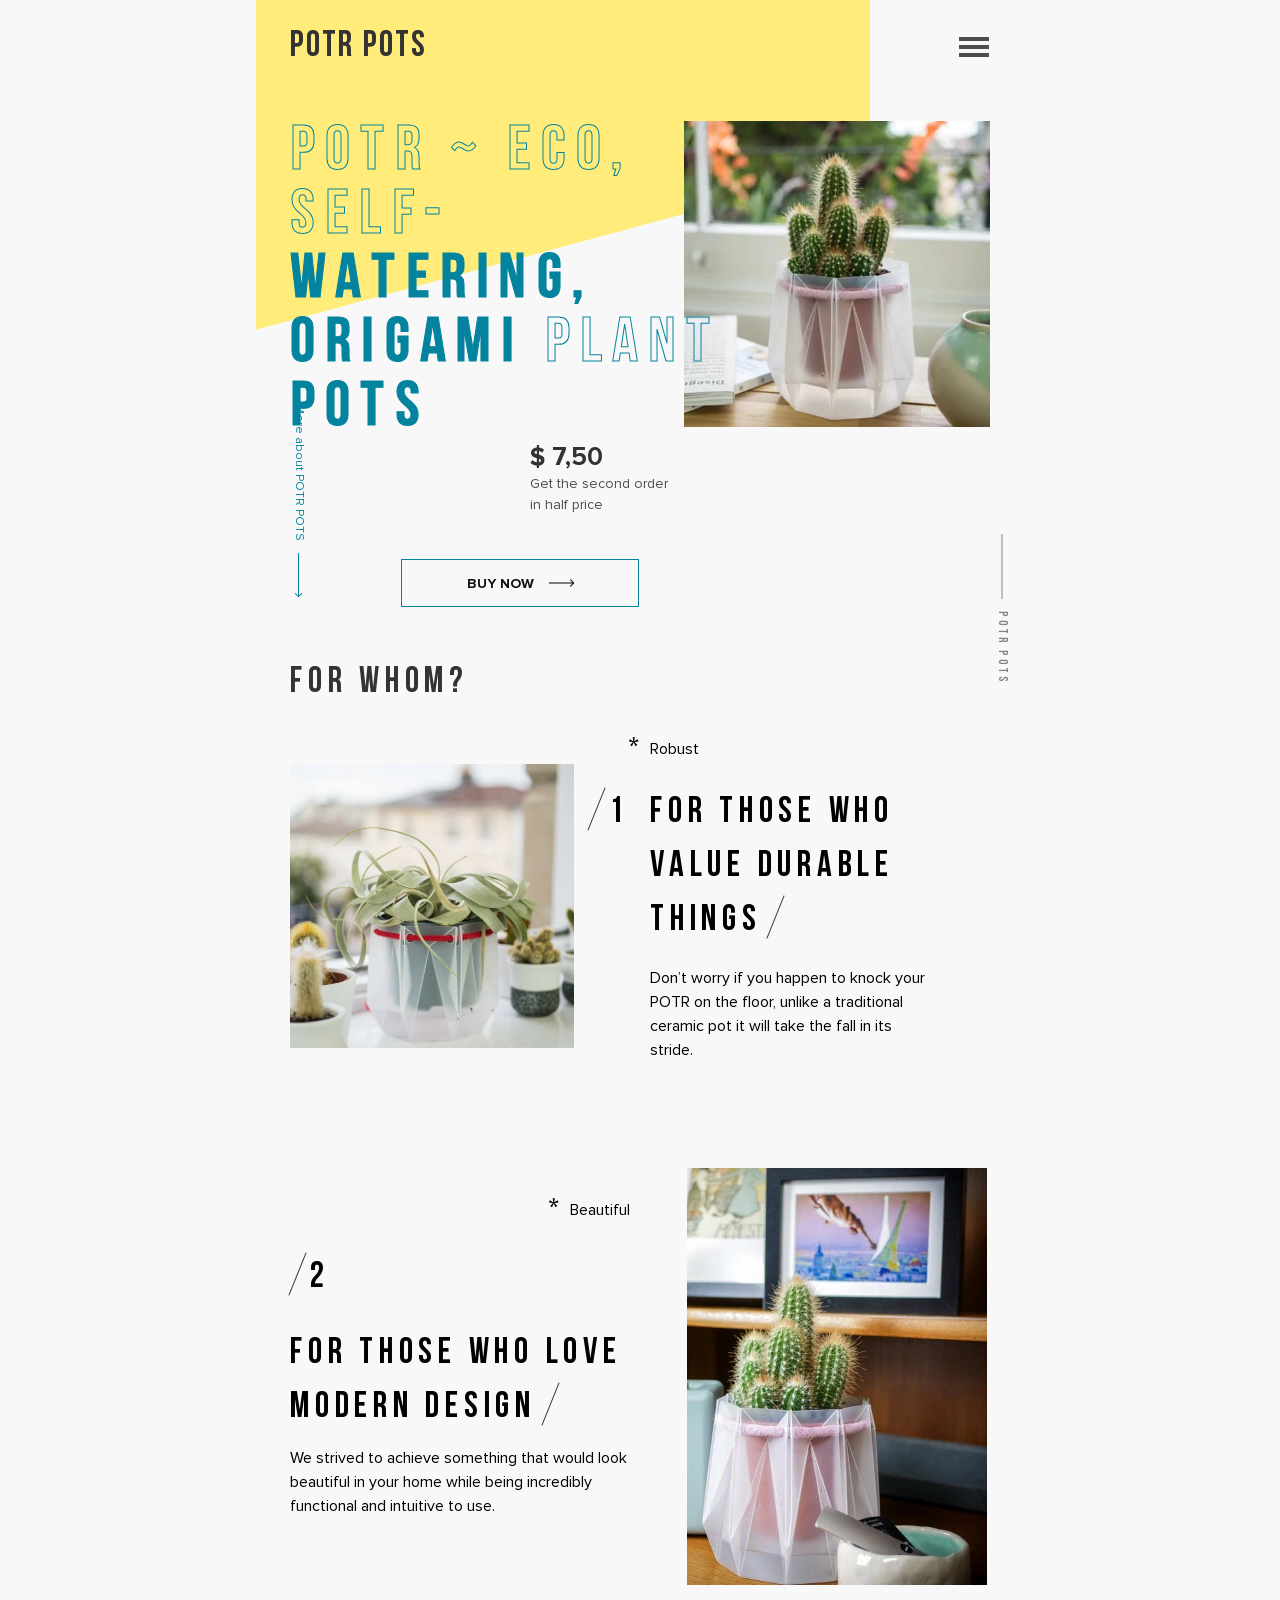
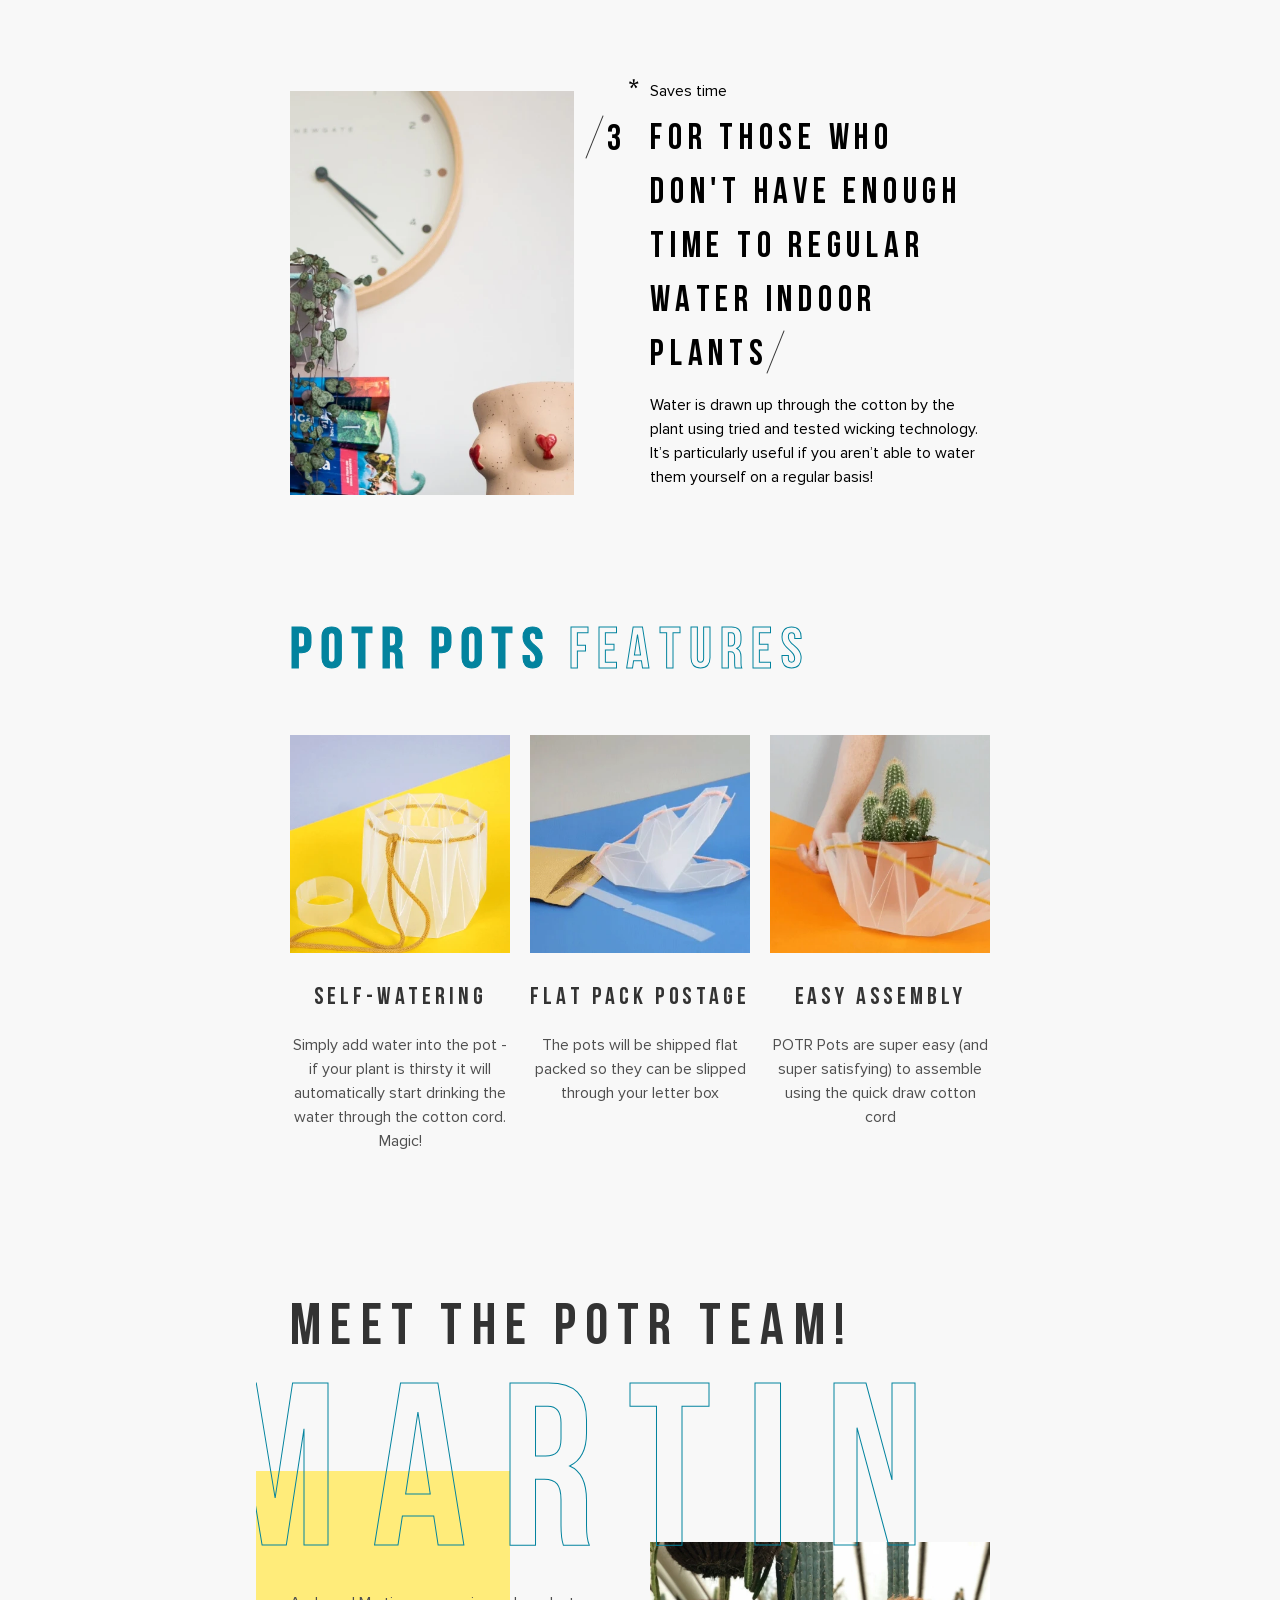
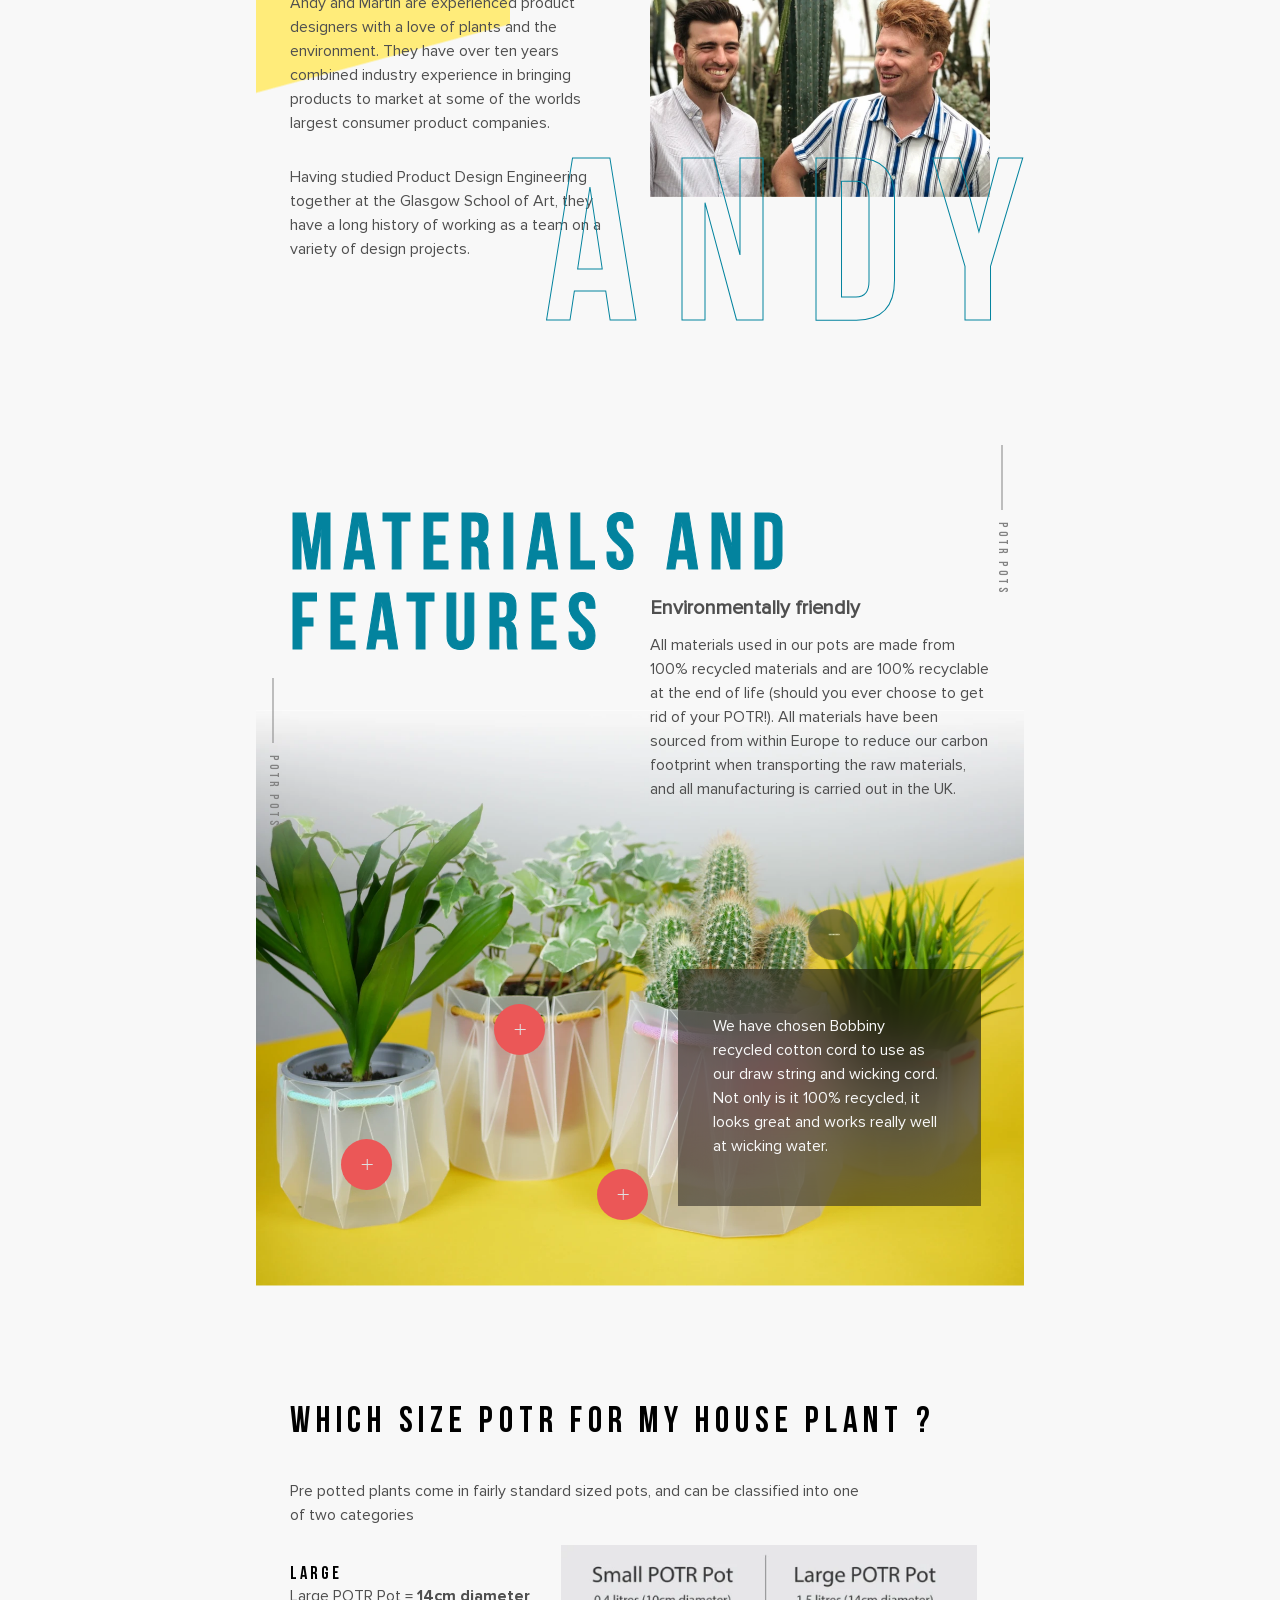
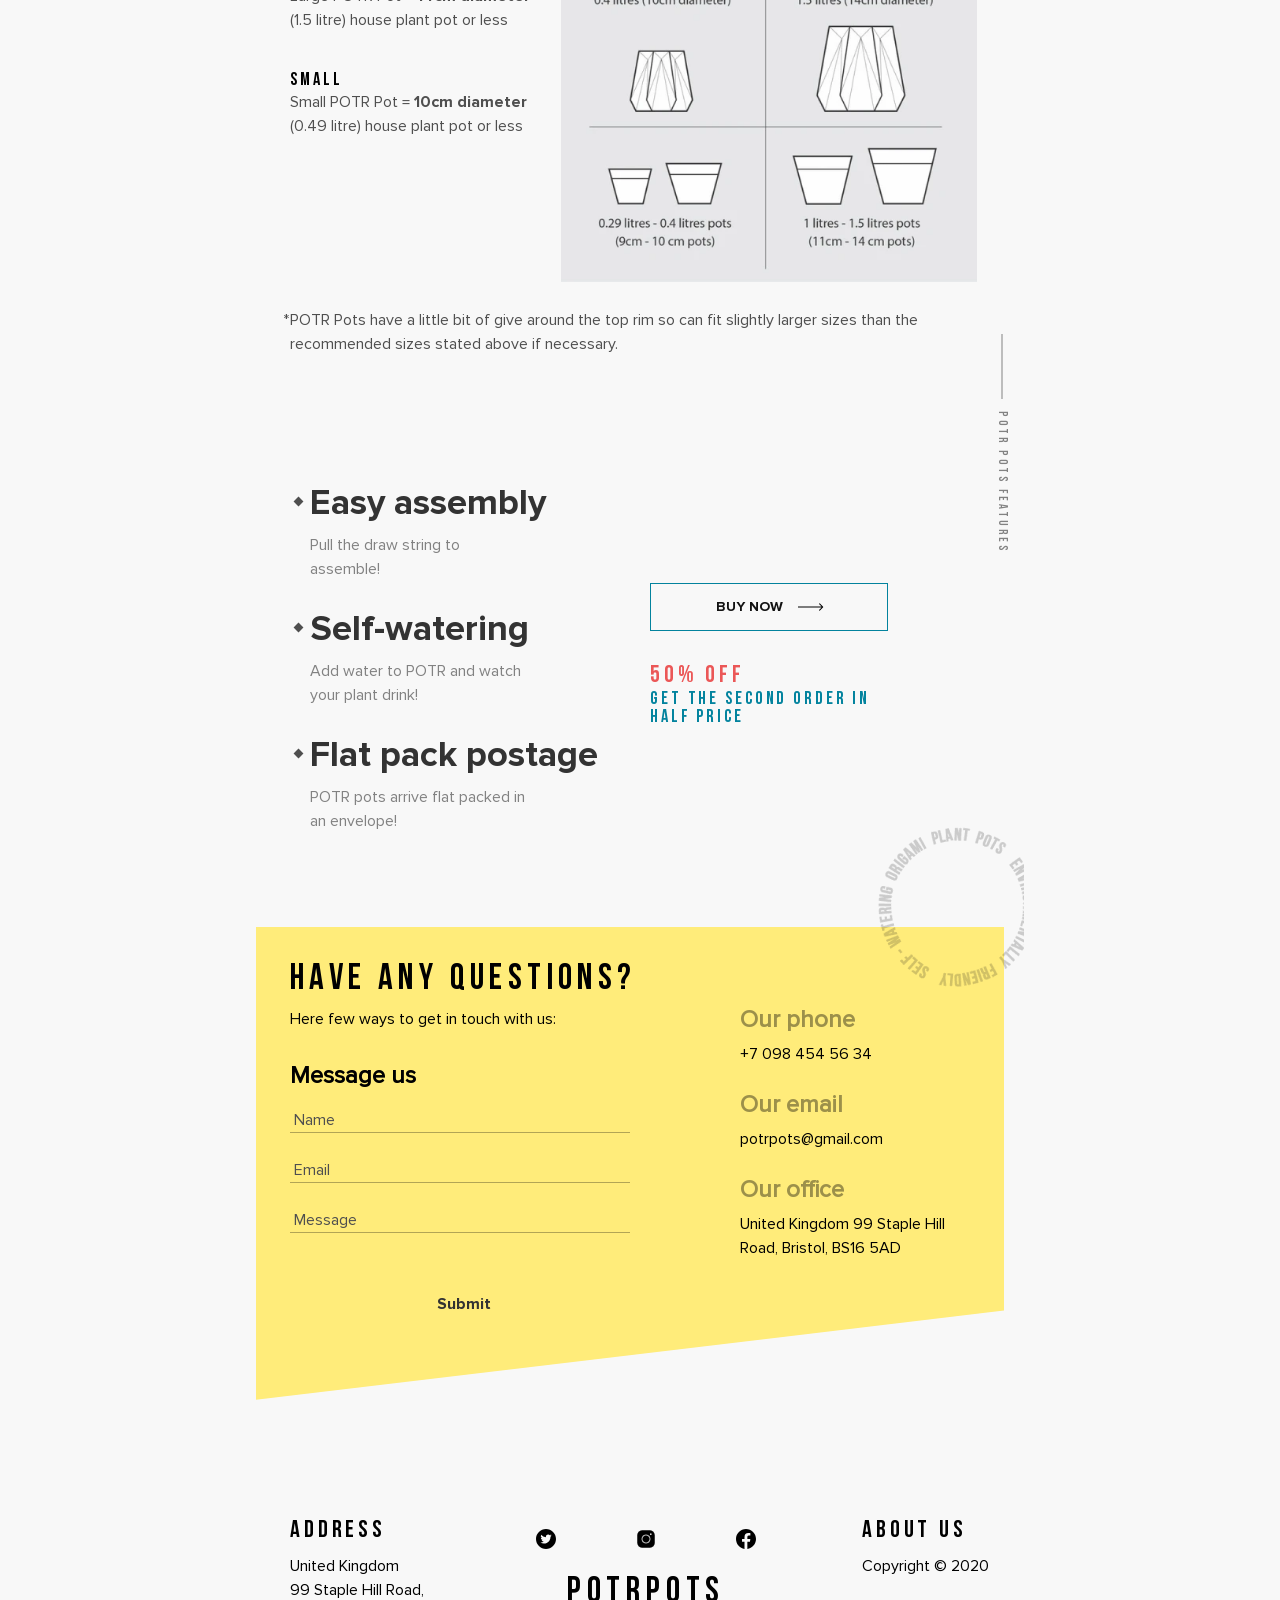
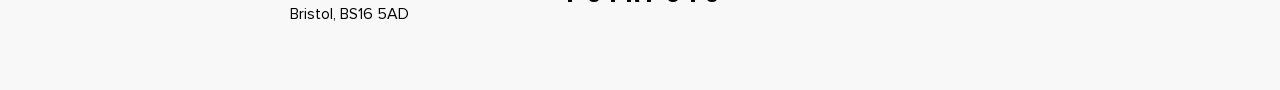
<file: index.html>
<!DOCTYPE html>
<html lang="en">
  <head>
    <meta charset="UTF-8">
    <meta name="viewport" content="width=device-width, initial-scale=1.0">
    <title>POTR POTS</title>
    <link rel="stylesheet" href="./styles/main.css">
    <link rel="icon"
          href="images/favicon.ico"
          type="image/x-icon">
  </head>

  <body class="body">
    <header class="header header--outer">
      <div class="header__wrapper">
        <div class="header__mobile">
          <a class="header__link">
            POTR POTS
          </a>
          <span class="header__sandwich"></span>
        </div>

        <nav class="header__nav navigation">
          <ul class="navigation__list">
            <li class="navigation__item">
              <a href="#features" class="navigation__link">
                Features
              </a>
            </li>
            <li class="navigation__item">
              <a href="#about" class="navigation__link">
                About us
              </a>
            </li>
            <li class="navigation__item">
              <a href="#materials" class="navigation__link">
                Materials
              </a>
            </li>
            <li class="navigation__item">
              <a href="#message" class="navigation__link">
                Message us
              </a>
            </li>
          </ul>
        </nav>
        <button class="header__basket-icon"></button>

        <nav class="mobile-nav">
          <ul class="mobile-nav__list">
            <li class="mobile-nav__item">
              <button class="mobile-nav__link mobile-nav__link--basket">
                Basket
              </button>
            </li>
            <li class="mobile-nav__item">
              <a href="#features" class="mobile-nav__link">
                Features
              </a>
            </li>
            <li class="mobile-nav__item">
              <a href="#materials" class="mobile-nav__link">
                Materials
              </a>
            </li>
            <li class="mobile-nav__item">
              <a href="#about" class="mobile-nav__link">
                About us
              </a>
            </li>
            <li class="mobile-nav__item">
              <a href="#message" class="mobile-nav__link">
                Message us
              </a>
            </li>
          </ul>
          <div class="mobile-nav__close-container">
            <span class="mobile-nav__close-text">Close</span>
            <span class="mobile-nav__close-icon"></span>
          </div>
        </nav>
        <div class="header__photo-container header__photo-container--outer">
          <picture>
            <source type="image/webp" srcset="images/cactus_desktop.webp">
            <source type="image/jpeg" srcset="images/cactus_desktop.jpg">
            <img class="header__photo"
                 src="images/cactus_desktop.jpg"
                 alt="Cactus">
          </picture>
        </div>
        <div class="header__container">
          <h1 class="header__title">
            <span class="text-stroke">POTR ~ Eco,<br>self-</span>watering,
            origami <span class="text-stroke">plant</span> pots
          </h1>
          <p class="header__price">
            $ 7,50
          </p>
          <span class="header__text">
            Get the second order in half price
          </span>
          <button class="button button--buy button--header">
            Buy now
          </button>
        </div>
      </div>

      <div class="decoration decoration--header">
        <p class="decoration__text decoration__text--header">
          More about  POTR POTS
        </p>
      </div>

      <div class="decoration decoration--header-right">
        <p class="decoration__text">
          potr pots
        </p>
      </div>
    </header>

    <main>
      <section class="about about--outer">
        <h2 class="about__title">For whom?</h2>
        <ul class="about__list">
          <li class="about__item about__item--outer about__item--first">
            <div class="about__image-container about__image-container--first">
              <picture>
                <source type="image/webp" srcset="images/Robust_desktop.webp">
                <source type="image/jpeg" srcset="images/Robust_desktop.jpg">
                <img class="about__image"
                     src="images/Robust_desktop.jpg"
                     alt="Robust">
              </picture>
            </div>
            <span class="about__item-number about__item-number--first">
              1
            </span>
            <div class="about__item-wrapper">
              <span class="about__extra about__extra--first">
                Robust
              </span>
              <h3 class="about__title about__title--inner about__title--first">
                For those who value durable things
              </h3>
              <p class="about__text about__text--first">
                Don’t worry if you happen to knock your POTR on the floor,
                unlike a traditional ceramic pot it will take the fall in its stride.
              </p>
            </div>
          </li>
          <li class="about__item about__item--outer about__item--second">
            <div class="about__image-container about__image-container--second">
              <picture>
                <source type="image/webp" srcset="images/Beautiful_desktop.webp">
                <source type="image/jpeg" srcset="images/Beautiful_desktop.jpg">
                <img class="about__image"
                     src="images/Beautiful_desktop.jpg"
                     alt="Beautiful cactus">
              </picture>
            </div>
            <div class="about__item-container">
              <span class="about__extra about__extra--second">
                Beautiful
              </span>
              <span class="about__item-number about__item-number--second">
                2
              </span>
              <h3 class="about__title about__title--inner about__title--second">
                For those who love modern design
              </h3>
              <p class="about__text about__text--second">
                We strived to achieve something that would look beautiful in your
                home while being incredibly functional and intuitive to use.
              </p>
            </div>
          </li>
          <li class="about__item about__item--third">
            <div class="about__image-container about__image-container--third">
              <picture>
                <source type="image/webp" srcset="images/Savestime_desktop.webp">
                <source type="image/jpeg" srcset="images/Savestime_desktop.jpg">
                <img class="about__image"
                     src="images/Savestime_desktop.jpg"
                     alt="Design">
              </picture>
            </div>
            <span class="about__item-number about__item-number--third">
                        3
                      </span>
            <div class="about__item-wrapper about__item-wrapper--third">
              <span class="about__extra about__extra--third">
                          Saves time
                        </span>
              <h3 class="about__title about__title--inner about__title--third">
                For those who don't have enough time to regular water indoor plants
              </h3>
              <p class="about__text about__text--third">
                Water is drawn up through the cotton by the plant using tried and tested wicking technology.
                It’s particularly useful if you aren’t able to water them yourself on a regular basis!
              </p>
            </div>
            <div class="decoration decoration--about-bottom">
              <p class="decoration__text">
                potr pots
              </p>
            </div>
          </li>
        </ul>
      </section>

      <section id="features" class="features features--outer">
        <h2 class="features__title">
          POTR Pots <span class="text-stroke">Features</span>
        </h2>
        <ul class="features__list">
          <li class="features__item features__item--first features__item--outer">
            <div class="features__image-container">
              <picture>
                <source type="image/webp" srcset="images/flatpack_desktop.webp">
                <source type="image/jpeg" srcset="images/flatpack_desktop.jpg">
                <img class="features__image"
                     src="images/flatpack_desktop.jpg"
                     alt="Flat pack">
              </picture>
            </div>
            <h3 class="features__inner-title">
              Flat pack postage
            </h3>
            <p class="features__text">
              The pots will be shipped flat packed so they can be slipped through your letter box
            </p>
          </li>
          <li class="features__item features__item--second features__item--outer">
            <div class="features__image-container">
              <picture>
                <source type="image/webp" srcset="images/easyassembly_desktop.webp">
                <source type="image/jpeg" srcset="images/easyassembly_desktop.jpg">
                <img class="features__image"
                     src="images/easyassembly_desktop.jpg"
                     alt="Easy assembly">
              </picture>
            </div>
            <h3 class="features__inner-title">
              Easy assembly
            </h3>
            <p class="features__text">
              POTR Pots are super easy (and super satisfying) to assemble using the quick draw cotton cord
            </p>
          </li>
          <li class="features__item features__item--third">
            <div class="features__image-container">
              <picture>
                <source type="image/webp" srcset="images/selfwatering_desktop.webp">
                <source type="image/jpeg" srcset="images/selfwatering_desktop.png">
                <img class="features__image"
                     src="images/selfwatering_desktop.png"
                     alt="Self-watering">
              </picture>
            </div>
            <h3 class="features__inner-title">
              Self-watering
            </h3>
            <p class="features__text">
              Simply add water into the pot - if your plant is thirsty it will automatically start
              drinking the water through the cotton cord. Magic!
            </p>
          </li>
        </ul>
      </section>

      <section id="about" class="team team--outer">
        <h2 class="team__title">
          Meet the POTR team!
        </h2>
        <div class="team__image-container">
          <picture>
            <source type="image/webp" srcset="images/martinandandy_desktop.webp">
            <source type="image/jpeg" srcset="images/martinandandy_desktop.jpg">
            <img class="team__image"
                 src="images/martinandandy_desktop.jpg"
                 alt="Martin and Andy">
          </picture>
        </div>
        <div class="team__text-container">
          <p class="team__text team__text--outer">
            Andy and Martin are experienced product designers with a love of plants and the environment.
            They have over ten years combined industry experience in bringing products to market at some
            of the worlds largest consumer product companies.
          </p>
          <p class="team__text">
            Having studied Product Design Engineering together at the Glasgow School of Art,
            they have a long history of working as a team on a variety of design projects.
          </p>
        </div>
        <span class="team__lead team__lead--martin">
          Martin
        </span>
        <span class="team__lead team__lead--andy">
          Andy
        </span>
      </section>

      <section id="materials" class="materials materials--outer">
        <h2 class="materials__title">
          Materials and Features
        </h2>
        <article class="materials__article">
          <h3 class="materials__article-title">
            Environmentally friendly
          </h3>
          <p class="materials__article-text">
            All materials used in our pots are made from 100% recycled materials and are 100% recyclable
            at the end of life (should you ever choose to get rid of your POTR!). All materials have been
            sourced from within Europe to reduce our carbon footprint when transporting the raw materials,
            and all manufacturing is carried out in the UK.
          </p>
        </article>
        <picture>
          <source type="image/webp" srcset="images/materialsbg_desktop.webp">
          <source type="image/jpeg" srcset="images/materialsbg_desktop.jpg">
          <img class="materials__image"
               src="images/materialsbg_desktop.jpg"
               alt="Features">
        </picture>
        <p class="materials__text">
          We have chosen Bobbiny recycled cotton cord to use as our draw string and wicking cord.
          Not only is it 100% recycled, it looks great and works really well at wicking water.
        </p>
        <ul class="materials__slide-list">
          <li class="materials__slide-item">
            <span class="materials__slide materials__slide--first materials__slide--active"></span>
          </li>
          <li class="materials__slide-item">
            <span class="materials__slide materials__slide--second"></span>
          </li>
          <li class="materials__slide-item">
            <span class="materials__slide materials__slide--third"></span>
          </li>
          <li class="materials__slide-item">
            <span class="materials__slide materials__slide--fourth"></span>
          </li>
          <li class="materials__slide-item materials__slide-item--show">
            <span class="materials__slide materials__slide--show materials__slide--five"></span>
            <p class="materials__inner-text">
              We have chosen Bobbiny recycled cotton cord to use as our draw string and wicking cord.
              Not only is it 100% recycled, it looks great and works really well at wicking water.
            </p>
          </li>
        </ul>
        <div class="decoration decoration--materials-left">
          <p class="decoration__text">
            potr pots
          </p>
        </div>
        <div class="decoration decoration--materials-right">
          <p class="decoration__text">
            potr pots
          </p>
        </div>
      </section>

      <section class="choose choose--outer">
        <h2 class="choose__title">
          Which size POTR for my house plant ?
        </h2>
        <div class="choose__container">
          <p class="choose__text choose__text--main choose__text--outer">
          Pre potted plants come in fairly standard sized pots, and can be
          classified into one of two categories
          </p>
          <picture class="choose__image">
            <source type="image/webp" srcset="images/potrsize_desktop.webp">
            <source type="image/jpeg" srcset="images/potrsize_desktop.jpg">
            <img class="choose__image"
                 src="images/potrsize_desktop.jpg"
                 alt="Potr size">
          </picture>
          <ul class="choose__list choose__list--outer">
            <li class="choose__item choose__item--outer">
              <h3 class="choose__item-tittle">
                large
              </h3>
              <p class="choose__text choose__text--list">
                Large POTR Pot = <span class="choose__text choose__text--bold">14cm diameter</span> (1.5 litre)
                house plant pot or less
              </p>
            </li>
            <li class="choose__item">
              <h3 class="choose__item-tittle">
                Small
              </h3>
              <p class="choose__text choose__text--list">
                Small POTR Pot = <span class="choose__text choose__text--bold">10cm diameter</span> (0.49 litre)
                house plant pot or less
              </p>
            </li>
          </ul>
          <p class="choose__text choose__text--inner choose__text--pseudo">
            POTR Pots have a little bit of give around the top rim so can fit slightly larger
            sizes than the recommended sizes stated above if necessary.
          </p>
        </div>
      </section>

      <section class="order order--outer">
        <div class="order__photo-container">
          <figure class="order__photo order__photo--first">
            <div class="order__image-wrapper">
              <picture>
                <source type="image/webp" srcset="images/photo1.webp">
                <source type="image/jpeg" srcset="images/photo1.jpg">
                <img class="order__image"
                     src="images/photo1.jpg"
                     alt="Bobbiny cotton cord colour options">
              </picture>
            </div>
            <figcaption class="order__caption">
              Bobbiny cotton cord colour options
            </figcaption>
          </figure>
          <figure class="order__photo order__photo--second">
            <div class="order__image-wrapper">
              <picture>
                <source type="image/webp" srcset="images/photo2.webp">
                <source type="image/jpeg" srcset="images/photo2.jpg">
                <img class="order__image"
                     src="images/photo2.jpg"
                     alt="POTR Pots compliment other house hold objects">
              </picture>
            </div>
            <figcaption class="order__caption">
              POTR Pots compliment other house hold objects
            </figcaption>
          </figure>
          <figure class="order__photo order__photo--third">
            <div class="order__image-wrapper">
              <picture>
                <source type="image/webp" srcset="images/photo3.webp">
                <source type="image/jpeg" srcset="images/photo3.jpg">
                <img class="order__image"
                     src="images/photo3.jpg"
                     alt="A plant pot for the 21st century">
              </picture>
            </div>
            <figcaption class="order__caption">
              A plant pot for the 21st century
            </figcaption>
          </figure>
          <figure class="order__photo order__photo--fourth">
            <div class="order__image-wrapper">
              <picture>
                <source type="image/webp" srcset="images/photo4.webp">
                <source type="image/jpeg" srcset="images/photo4.jpg">
                <img class="order__image"
                     src="images/photo4.jpg"
                     alt="Origami experiments">
              </picture>
            </div>
            <figcaption class="order__caption">
              Origami experiments
            </figcaption>
          </figure>
          <figure class="order__photo order__photo--five">
            <div class="order__image-wrapper">
              <picture>
                <source type="image/webp" srcset="images/photo5.webp">
                <source type="image/jpeg" srcset="images/photo5.jpg">
                <img class="order__image"
                     src="images/photo5.jpg"
                     alt="Bobbiny cotton cord colour options">
              </picture>
            </div>
            <figcaption class="order__caption">
              Bobbiny cotton cord colour options
            </figcaption>
          </figure>
          <figure class="order__photo order__photo--six">
            <div class="order__image-wrapper">
              <picture>
                <source type="image/webp" srcset="images/photo6.webp">
                <source type="image/jpeg" srcset="images/photo6.jpg">
                <img class="order__image"
                     src="images/photo6.jpg"
                     alt="POTR pots ready to go!">
              </picture>
            </div>
            <figcaption class="order__caption">
              POTR pots ready to go!
            </figcaption>
          </figure>
        </div>
        <h2 class="visually-hidden">
          Order now!
        </h2>
        <ul class="order__list order__list--outer">
          <li class="order__item order__item--first">
            <h3 class="order__title">
              Easy assembly
            </h3>
            <p class="order__text">
              Pull the draw string to assemble!
            </p>
          </li>
          <li class="order__item order__item--second">
            <h3 class="order__title">
              Flat pack postage
            </h3>
            <p class="order__text">
              POTR pots arrive flat packed in an envelope!
            </p>
          </li>
          <li class="order__item order__item--third">
            <h3 class="order__title">
              Self-watering
            </h3>
            <p class="order__text">
              Add water to POTR and watch your plant drink!
            </p>
          </li>
        </ul>
        <div class="order__container">
          <button class="button button--buy button--order button--order--outer">
            Buy now
          </button>
          <p class="order__promo">
            50% off
          </p>
          <p class="order__promo-info">
            Get the second order in half price
          </p>
        </div>
        <div class="decoration decoration--order">
          <p class="decoration__text">
            potr pots features
          </p>
        </div>
      </section>

      <section id="message" class="question question--outer">
        <div class="question__container">
          <h2 class="question__title">
            have any questions?
          </h2>
          <p class="question__text">
            Here few ways to get in touch with us:
          </p>
          <h3 class="question__form-title">
            Message us
          </h3>
          <form action="#"
                method="post"
                class="question__form question__form--outer form">
            <input type="text"
                   class="form__input"
                   placeholder="Name"
                   required>
            <input type="email"
                   class="form__input"
                   placeholder="Email"
                   required>
            <input type="text"
                   class="form__input form__input--outer"
                   placeholder="Message"
                   required>
            <button type="submit"
                    class="button button--form">
              Submit
            </button>
          </form>
        </div>
        <ul class="question__list">
          <li class="question__item question__item--outer">
            <h3 class="question__inner-title">
              Our phone
            </h3>
            <a href="tel:+70984545634" class="question__inner-text">
              +7 098 454 56 34
            </a>
          </li>
          <li class="question__item question__item--outer">
            <h3 class="question__inner-title">
              Our email
            </h3>
            <a href="mailto:potrpots@gmail.com" class="question__inner-text">
              potrpots@gmail.com
            </a>
          </li>
          <li class="question__item">
            <h3 class="question__inner-title">
              Our office
            </h3>
            <p class="question__inner-text">
              United Kingdom  99 Staple Hill Road, Bristol, BS16 5AD
            </p>
          </li>
        </ul>
      </section>
    </main>

    <footer class="footer footer--outer">
      <div class="footer__address">
        <h3 class="footer__title">
          Address
        </h3>
        <p class="footer__text">
          United Kingdom<br>
          99 Staple Hill Road,<br>
          Bristol, BS16 5AD
        </p>
      </div>

      <ul class="footer__socials-list footer__socials-list--outer">
        <li class="footer__socials-item">
          <a href="#" class="footer__socials-link">
            <span class="visually-hidden">
              Twitter
            </span>
            <img src="./images/twitter.svg"
                 alt="Twitter"
                 class="footer__socials-image">
          </a>
        </li>

        <li class="footer__socials-item">
          <a href="#" class="footer__socials-link">
            <span class="visually-hidden">
              Instagram
            </span>
            <img src="./images/instagram.png"
                 alt="Instagram"
                 class="footer__socials-image">
          </a>
        </li>

        <li class="footer__socials-item">
          <a href="#" class="footer__socials-link">
            <span class="visually-hidden">
              Facebook
            </span>
            <img src="./images/facebook.svg"
                 alt="Facebook"
                 class="footer__socials-image">
          </a>
        </li>
      </ul>

      <div class="footer__about">
        <h3 class="footer__title">
          aBOUT uS
        </h3>
        <p class="footer__text">
          Copyright © 2020
        </p>
      </div>

      <div class="footer__title-container">
        <h2 class="footer__title footer__title--potr">
          potrpots
        </h2>
        <p class="footer__text footer__text--copyright">
          Copyright © 2020
        </p>
      </div>
    </footer>

    <section class="shopping">
      <span class="shopping__close"></span>
      <h2 class="shopping__title">
        Shopping bag
      </h2>
      <div class="shopping__wrapper">
        <div class="shopping__list-titles">
          <p class="shopping__list-title shopping__list-title--first">
            Item
          </p>
          <p class="shopping__list-title shopping__list-title--second">
            Quantity
          </p>
          <p class="shopping__list-title shopping__list-title--price">
            Unit price
          </p>
          <p class="shopping__list-title shopping__list-title--price shopping__list-title--total">
            Total price
          </p>
        </div>

        <ul class="shopping__list">
          <li class="shopping__item">
            <div class="shopping__item-wrapper">
              <img src="images/photo3.jpg"
                   alt="Large Potr Pot"
                   class="shopping__item-image">
              <p class="shopping__item-title">
                Large POTR Pot
              </p>
              <p class="shopping__item-choose">
                <span class="shopping__select shopping__select--minus"></span>
                <span class="shopping__select-value">1</span>
                <span class="shopping__select-mean">order</span>
                <span class="shopping__select shopping__select--add"></span>
              </p>
            </div>
            <div class="shopping__price-container">
              <p class="shopping__price">Unit price</p>
              <p class="shopping__price-value shopping__price-value--first">$ 7.00</p>
            </div>
            <div class="shopping__price-container shopping__price-container--total">
              <p class="shopping__price shopping__price--total">Total price</p>
              <p class="shopping__price-value">$ 7.00</p>
            </div>
            <span class="shopping__select shopping__select--remove"></span>
          </li>
          <li class="shopping__item">
            <div class="shopping__item-wrapper">
              <img src="images/photo3.jpg"
                   alt="Large Potr Pot"
                   class="shopping__item-image">
              <p class="shopping__item-title">
                Small POTR Pot
              </p>
              <p class="shopping__item-choose">
                <span class="shopping__select shopping__select--minus"></span>
                <span class="shopping__select-value">1</span>
                <span class="shopping__select-mean">order</span>
                <span class="shopping__select shopping__select--add"></span>
              </p>
            </div>
            <div class="shopping__price-container">
              <p class="shopping__price">Unit price</p>
              <p class="shopping__price-value shopping__price-value--first">$ 7.00</p>
            </div>
            <div class="shopping__price-container shopping__price-container--total">
              <p class="shopping__price shopping__price--total">Total price</p>
              <p class="shopping__price-value">$ 7.00</p>
            </div>
            <span class="shopping__select shopping__select--remove"></span>
          </li>
        </ul>

        <div class="shopping__checkout">
          <p class="shopping__total">
            <span class="shopping__text">Total</span>
            <span class="shopping__total-value">$ 14.00</span>
          </p>

          <a href="#" class="button button--checkout">
            checkout
          </a>
        </div>
      </div>
    </section>

    <section class="checkout">
      <span class="shopping__close shopping__close--checkout"></span>
      <h2 class="checkout__title">
        checkout
      </h2>
      <form action="#"
            method="post"
            class="checkout__form form form--checkout">
        <fieldset class="form__fieldset form__fieldset--address form__fieldset--outer">
          <legend class="form__title">
            <span class="form__title-value">1</span>
            Provide your address
          </legend>
          <div class="form__checkout-wrapper">
            <input type="text"
                   class="form__input form__input--checkout form__input--first-name"
                   placeholder="First name"
                   required>
            <input type="text"
                   class="form__input form__input--checkout form__input--last-name"
                   placeholder="Last name"
                   required>
            <input type="email"
                   class="form__input form__input--checkout form__input--email"
                   placeholder="Email"
                   required>
            <input type="text"
                   class="form__input form__input--checkout form__input--city"
                   placeholder="City"
                   required>
            <input type="text"
                   class="form__input form__input--checkout form__input--street"
                   placeholder="Street"
                   required>
            <input type="number"
                   class="form__input form__input--checkout form__input--house"
                   placeholder="House number"
                   required>
            <select name="country"
                    id="country"
                    class="form__select">
              <option value="Ukraine"
                      class="form__option"
                      selected>
                Ukraine
              </option>
              <option value="Great Britain"
                      class="form__option">
                Great Britain
              </option>
              <option value="Germany"
                      class="form__option">
                Germany
              </option>
            </select>
          </div>
        </fieldset>

        <fieldset class="form__fieldset form__fieldset--outer form__fieldset--payment">
          <legend class="form__title">
            <span class="form__title-value">2</span>
            Select a payment method
          </legend>
          <div class="form__payment-wrapper">
            <div class="form__label-wrapper">
              <label class="form__label form__label--payment">
                <input type="radio"
                       name="payment"
                       class="form__input form__input--payment">
                <span class="form__icon form__icon--master"></span>
                <span class="form__icon form__icon--visa"></span>
                MasterCard / Visa
              </label>
            </div>
            <div class="form__label-wrapper">
              <label class="form__label form__label--payment form__label--payment-paypal">
                <input type="radio"
                       name="payment"
                       class="form__input form__input--payment">
                <span class="form__icon form__icon--paypal"></span>
                PayPal
              </label>
            </div>
          </div>
        </fieldset>

        <fieldset class="form__fieldset form__fieldset--pay form__fieldset--out">
          <legend class="form__title">
            <span class="form__title-value">3</span>
            Your payment
          </legend>
          <div class="form__pay-wrapper">
            <div class="form__amount">
              <span class="form__name">
                Amount:
              </span>
              <span class="form__value">
                USD 7.50
              </span>
            </div>
            <label class="form__label form__label--outer form__label--name">
              Name on card:
              <input type="text"
                     class="form__input form__input--pay"
                     placeholder="your name" required>
            </label>
            <label class="form__label form__label--card">
              Card number:
              <input type="number"
                     class="form__input form__input--pay"
                     placeholder=".... .... .... ...." required>
            </label>
          </div>
        </fieldset>
        <a class="button button--payment button--payment--outer">
          Submit
        </a>
      </form>
    </section>

    <section class="thanks">
      <span class="shopping__close shopping__close--thanks"></span>
      <div class="thanks__container">
        <h2 class="thanks__title">
          potrpots
        </h2>
        <p class="thanks__text">
          Thank you, payment was successful!
        </p>
        <p class="thanks__details">
          Expect a message to ship the item
        </p>
      </div>
    </section>

    <div class="overlay"></div>
    <button class="button button--up"></button>
    <script type="text/javascript" src="scripts/main.js"></script>
  </body>
</html>
</file>
<file: styles/main.css>
h1 {
  font-family: "Roboto", sans-serif;
  font-weight: 400; }

@font-face {
  font-family: "Roboto";
  src: url("../fonts/Roboto-Regular-webfont.woff") format("woff");
  font-weight: normal;
  font-style: normal; }

@font-face {
  font-family: "Bebas Neue Bold";
  src: url("../fonts/BebasNeueBold.woff2") format("woff2");
  font-weight: 700;
  font-style: normal; }

@font-face {
  font-family: "Proxima Nova";
  src: url("../fonts/ProximaNova-Regular.woff2") format("woff2");
  font-weight: normal;
  font-style: normal; }

@font-face {
  font-family: "Proxima Nova Bold";
  src: url("../fonts/ProximaNova-Bold.woff2") format("woff2");
  font-weight: 700;
  font-style: normal; }

h1 {
  font-family: "Roboto", sans-serif;
  font-weight: 400; }

@font-face {
  font-family: "Roboto";
  src: url("../fonts/Roboto-Regular-webfont.woff") format("woff");
  font-weight: normal;
  font-style: normal; }

@font-face {
  font-family: "Bebas Neue Bold";
  src: url("../fonts/BebasNeueBold.woff2") format("woff2");
  font-weight: 700;
  font-style: normal; }

@font-face {
  font-family: "Proxima Nova";
  src: url("../fonts/ProximaNova-Regular.woff2") format("woff2");
  font-weight: normal;
  font-style: normal; }

@font-face {
  font-family: "Proxima Nova Bold";
  src: url("../fonts/ProximaNova-Bold.woff2") format("woff2");
  font-weight: 700;
  font-style: normal; }

h1 {
  font-family: "Roboto", sans-serif;
  font-weight: 400; }

.header {
  position: relative;
  margin: 0 auto; }
  @media (min-width: 768px) {
    .header {
      background-image: url(../images/headerbg_tablet.svg);
      background-repeat: no-repeat; } }
  @media (min-width: 1440px) {
    .header {
      background-image: url(../images/bgyellow_desktop.svg); } }
  @media (min-width: 768px) {
    .header__wrapper {
      display: grid;
      grid-template-columns: 379px 306px;
      grid-template-rows: 65px 316px 48px;
      gap: 56px 15px;
      -webkit-box-pack: center;
          -ms-flex-pack: center;
              justify-content: center; } }
  @media (min-width: 1440px) {
    .header__wrapper {
      width: 1170px;
      margin: 0 auto;
      padding-top: 15px;
      grid-template-columns: 133px 469px 48px;
      grid-template-rows: 48px 500px;
      -webkit-box-pack: justify;
          -ms-flex-pack: justify;
              justify-content: space-between;
      gap: 78px 0; } }
  .header__mobile {
    width: 260px;
    display: -webkit-box;
    display: -ms-flexbox;
    display: flex;
    -webkit-box-pack: justify;
        -ms-flex-pack: justify;
            justify-content: space-between;
    -webkit-box-align: center;
        -ms-flex-align: center;
            align-items: center;
    margin: 0 auto 15px;
    padding: 15px 0 0; }
    @media (min-width: 768px) {
      .header__mobile {
        width: 700px;
        margin: 0 auto;
        -ms-flex-item-align: end;
            align-self: end; } }
    @media (min-width: 1440px) {
      .header__mobile {
        width: 135px;
        grid-column: 1;
        align-self: center; } }
  .header__container {
    width: 260px;
    margin: 0 auto; }
    @media (min-width: 768px) {
      .header__container {
        width: 379px;
        grid-column: 1;
        grid-row: 2 / 3; } }
    @media (min-width: 1440px) {
      .header__container {
        width: 451px;
        margin: 0 0 0 100px;
        grid-column: 1;
        justify-self: start; } }
  .header__link {
    font-family: "Bebas Neue Bold", sans-serif;
    font-size: 36px;
    line-height: 36px;
    font-weight: 700;
    text-decoration: none;
    text-transform: uppercase;
    letter-spacing: 0.06em;
    color: #333;
    cursor: default; }
  .header__sandwich {
    width: 32px;
    height: 32px;
    background-image: url(../images/sandwich.png);
    cursor: pointer; }
    @media (min-width: 1440px) {
      .header__sandwich {
        display: none; } }
  .header__basket-icon {
    display: none;
    border: none;
    background-color: transparent;
    outline: none; }
    @media (min-width: 1440px) {
      .header__basket-icon {
        display: block;
        grid-column: 3;
        background-image: url(../images/basket.png);
        background-repeat: no-repeat;
        background-position: center;
        width: 48px;
        height: 48px;
        cursor: pointer;
        -webkit-transition: 0.2s ease-in-out;
        transition: 0.2s ease-in-out; }
        .header__basket-icon:hover, .header__basket-icon:focus {
          background-image: url(../images/shopping_bag.png); } }
  .header__photo-container {
    width: 320px;
    height: 320px;
    overflow: hidden; }
    @media (min-width: 768px) {
      .header__photo-container {
        width: 306px;
        height: 306px;
        grid-column: 2;
        grid-row: 2 / 3; } }
    @media (min-width: 1440px) {
      .header__photo-container {
        width: 500px;
        height: 500px;
        grid-column: 3;
        justify-self: end; } }
    .header__photo-container--outer {
      margin-bottom: 25px; }
      @media (min-width: 768px) {
        .header__photo-container--outer {
          margin: 0; } }
  .header__photo {
    width: 100%;
    height: auto;
    -webkit-transition: 0.3s ease-in-out;
    transition: 0.3s ease-in-out; }
    .header__photo:hover {
      -webkit-transform: scale(1.1);
              transform: scale(1.1); }
  .header__title {
    position: relative;
    z-index: 1;
    margin: 0 0 21px;
    font-family: "Bebas Neue Bold", sans-serif;
    font-size: 36px;
    line-height: 36px;
    font-weight: 700;
    text-transform: uppercase;
    letter-spacing: 0.06em;
    color: #03839e;
    -webkit-text-stroke: 1px #03839e; }
    @media (min-width: 768px) {
      .header__title {
        width: 461px;
        margin: 0;
        font-size: 64px;
        line-height: 64px;
        letter-spacing: 0.16em; } }
  .header__price {
    margin: 0;
    font-family: "Proxima Nova Bold", sans-serif;
    font-size: 26px;
    line-height: 32px;
    color: #333; }
    @media (min-width: 768px) {
      .header__price {
        width: 139px;
        margin-left: auto; } }
  .header__text {
    display: block;
    width: 139px;
    margin-bottom: 20px;
    font-size: 14px;
    line-height: 21px;
    color: #4f4f4f; }
    @media (min-width: 768px) {
      .header__text {
        width: 139px;
        margin-left: auto;
        margin-bottom: 44px; } }
  .header--outer {
    margin-bottom: 102px; }
    @media (min-width: 768px) {
      .header--outer {
        margin-bottom: 115px; } }
    @media (min-width: 1440px) {
      .header--outer {
        margin-bottom: 150px; } }

h1 {
  font-family: "Roboto", sans-serif;
  font-weight: 400; }

@font-face {
  font-family: "Roboto";
  src: url("../fonts/Roboto-Regular-webfont.woff") format("woff");
  font-weight: normal;
  font-style: normal; }

@font-face {
  font-family: "Bebas Neue Bold";
  src: url("../fonts/BebasNeueBold.woff2") format("woff2");
  font-weight: 700;
  font-style: normal; }

@font-face {
  font-family: "Proxima Nova";
  src: url("../fonts/ProximaNova-Regular.woff2") format("woff2");
  font-weight: normal;
  font-style: normal; }

@font-face {
  font-family: "Proxima Nova Bold";
  src: url("../fonts/ProximaNova-Bold.woff2") format("woff2");
  font-weight: 700;
  font-style: normal; }

h1 {
  font-family: "Roboto", sans-serif;
  font-weight: 400; }

.navigation {
  display: none; }
  @media (min-width: 1440px) {
    .navigation {
      width: 469px;
      display: block;
      grid-column: 2;
      align-self: center; } }
  .navigation__list {
    display: -webkit-box;
    display: -ms-flexbox;
    display: flex;
    -webkit-box-pack: justify;
        -ms-flex-pack: justify;
            justify-content: space-between;
    padding: 0;
    margin: 0;
    list-style: none; }
  .navigation__link {
    position: relative;
    font-size: 16px;
    line-height: 24px;
    color: #4f4f4f;
    text-decoration: none;
    outline: none;
    -webkit-transition: 0.3s ease-in-out;
    transition: 0.3s ease-in-out; }
    .navigation__link:hover, .navigation__link:focus {
      color: #000; }
    .navigation__link::after {
      content: "";
      position: absolute;
      bottom: 0;
      top: 100%;
      left: 0;
      width: 100%;
      height: 2px;
      border-radius: 2px;
      background-color: #333;
      opacity: 0;
      -webkit-transition: 0.3s ease-in-out;
      transition: 0.3s ease-in-out;
      -webkit-transform: translateY(10px);
              transform: translateY(10px); }
    .navigation__link:hover::after, .navigation__link:focus::after, .navigation__link:active::after {
      -webkit-transform: translateY(0);
              transform: translateY(0);
      opacity: 1;
      color: #000; }

h1 {
  font-family: "Roboto", sans-serif;
  font-weight: 400; }

@font-face {
  font-family: "Roboto";
  src: url("../fonts/Roboto-Regular-webfont.woff") format("woff");
  font-weight: normal;
  font-style: normal; }

@font-face {
  font-family: "Bebas Neue Bold";
  src: url("../fonts/BebasNeueBold.woff2") format("woff2");
  font-weight: 700;
  font-style: normal; }

@font-face {
  font-family: "Proxima Nova";
  src: url("../fonts/ProximaNova-Regular.woff2") format("woff2");
  font-weight: normal;
  font-style: normal; }

@font-face {
  font-family: "Proxima Nova Bold";
  src: url("../fonts/ProximaNova-Bold.woff2") format("woff2");
  font-weight: 700;
  font-style: normal; }

h1 {
  font-family: "Roboto", sans-serif;
  font-weight: 400; }

.mobile-nav {
  width: 73%;
  height: 100vh;
  -webkit-box-sizing: border-box;
          box-sizing: border-box;
  position: fixed;
  top: 0;
  right: 0;
  z-index: 4;
  -webkit-transform: translate(101%);
          transform: translate(101%);
  display: -webkit-box;
  display: -ms-flexbox;
  display: flex;
  -webkit-box-orient: vertical;
  -webkit-box-direction: normal;
      -ms-flex-direction: column;
          flex-direction: column;
  -webkit-box-pack: space-evenly;
      -ms-flex-pack: space-evenly;
          justify-content: space-evenly;
  margin-left: auto;
  padding: 0 0 0 80px;
  background-color: #03839e;
  -webkit-transition: 0.3s ease-in-out;
  transition: 0.3s ease-in-out; }
  @media (min-width: 1440px) {
    .mobile-nav {
      display: none; } }
  .mobile-nav--active {
    -webkit-transform: translate(0);
            transform: translate(0); }
  .mobile-nav__list {
    margin: 0;
    padding: 0;
    list-style: none; }
  .mobile-nav__link {
    display: block;
    padding: 5px 5px 5px 0;
    margin: 0 0 10px;
    font-family: "Proxima Nova", sans-serif;
    font-size: 16px;
    line-height: 24px;
    border: none;
    background-color: transparent;
    text-decoration: none;
    color: #fff; }
    @media (min-width: 768px) {
      .mobile-nav__link {
        font-size: 24px;
        line-height: 30px; } }
  .mobile-nav__close-container {
    width: 18px;
    height: 116px;
    margin: 0 30px 0 auto;
    display: -webkit-box;
    display: -ms-flexbox;
    display: flex;
    -webkit-box-orient: vertical;
    -webkit-box-direction: normal;
        -ms-flex-direction: column;
            flex-direction: column;
    -webkit-box-pack: justify;
        -ms-flex-pack: justify;
            justify-content: space-between;
    -webkit-box-align: center;
        -ms-flex-align: center;
            align-items: center; }
  .mobile-nav__close-text {
    position: relative;
    text-transform: uppercase;
    color: #fff;
    -webkit-transform: rotate(-90deg);
            transform: rotate(-90deg); }
    .mobile-nav__close-text::before {
      content: "";
      position: absolute;
      top: 50%;
      left: -100%;
      -webkit-transform: translate(0, -50%);
              transform: translate(0, -50%);
      width: 44px;
      height: 1px;
      background-color: #f8f8f8; }
  .mobile-nav__close-icon {
    width: 12px;
    height: 12px;
    background-image: url(../images/close_mobile.svg); }

h1 {
  font-family: "Roboto", sans-serif;
  font-weight: 400; }

@font-face {
  font-family: "Roboto";
  src: url("../fonts/Roboto-Regular-webfont.woff") format("woff");
  font-weight: normal;
  font-style: normal; }

@font-face {
  font-family: "Bebas Neue Bold";
  src: url("../fonts/BebasNeueBold.woff2") format("woff2");
  font-weight: 700;
  font-style: normal; }

@font-face {
  font-family: "Proxima Nova";
  src: url("../fonts/ProximaNova-Regular.woff2") format("woff2");
  font-weight: normal;
  font-style: normal; }

@font-face {
  font-family: "Proxima Nova Bold";
  src: url("../fonts/ProximaNova-Bold.woff2") format("woff2");
  font-weight: 700;
  font-style: normal; }

h1 {
  font-family: "Roboto", sans-serif;
  font-weight: 400; }

.decoration {
  position: absolute;
  z-index: 3;
  width: 144px;
  height: 14px;
  display: -webkit-box;
  display: -ms-flexbox;
  display: flex;
  -webkit-box-align: center;
      -ms-flex-align: center;
          align-items: center;
  -webkit-transform: rotate(90deg);
          transform: rotate(90deg);
  cursor: default; }
  .decoration--header {
    width: 185px;
    height: 18px;
    top: 90%;
    right: -70px; }
    @media (min-width: 768px) {
      .decoration--header {
        top: 90%;
        left: -50px; } }
    @media (min-width: 1440px) {
      .decoration--header {
        left: 50px; } }
  .decoration--header-right {
    display: none; }
    @media (min-width: 768px) {
      .decoration--header-right {
        display: -webkit-box;
        display: -ms-flexbox;
        display: flex;
        top: 125%;
        right: -50px; } }
    @media (min-width: 1440px) {
      .decoration--header-right {
        top: 135%;
        right: -30px; } }
  .decoration--materials-right {
    display: none; }
    @media (min-width: 768px) {
      .decoration--materials-right {
        display: -webkit-box;
        display: -ms-flexbox;
        display: flex;
        top: 10%;
        right: -50px; } }
    @media (min-width: 1440px) {
      .decoration--materials-right {
        display: none; } }
  .decoration--materials-left {
    display: none; }
    @media (min-width: 768px) {
      .decoration--materials-left {
        display: -webkit-box;
        display: -ms-flexbox;
        display: flex;
        top: 40%;
        left: -55px; } }
    @media (min-width: 1440px) {
      .decoration--materials-left {
        display: none; } }
  .decoration--order {
    display: none; }
    @media (min-width: 768px) {
      .decoration--order {
        display: -webkit-box;
        display: -ms-flexbox;
        display: flex;
        top: 0;
        right: -50px; } }
    @media (min-width: 1440px) {
      .decoration--order {
        top: 150px; } }
  .decoration--about-bottom {
    top: 80px;
    right: -85px; }
    @media (min-width: 768px) {
      .decoration--about-bottom {
        display: none; } }
  .decoration__text {
    position: relative;
    margin: 0;
    font-family: "Bebas Neue Bold", sans-serif;
    font-size: 12px;
    line-height: 12px;
    font-weight: 700;
    color: #828282;
    text-transform: uppercase;
    letter-spacing: 0.22em; }
    .decoration__text::before {
      content: "";
      position: absolute;
      top: 50%;
      left: -45px;
      -webkit-transform: translate(0, -50%) rotate(-90deg);
              transform: translate(0, -50%) rotate(-90deg);
      height: 65px;
      width: 1px;
      background-color: #828282; }
    .decoration__text--header {
      font-family: "Proxima Nova", sans-serif;
      font-size: 12px;
      line-height: 18px;
      font-weight: normal;
      color: #03839e;
      text-transform: none;
      letter-spacing: normal; }
      .decoration__text--header::after {
        content: "";
        position: absolute;
        height: 45px;
        width: 8px;
        top: 50%;
        left: 130%;
        -webkit-transform: translate(-130%, -50%) rotate(-90deg);
                transform: translate(-130%, -50%) rotate(-90deg);
        background-image: url(../images/arrow_decoration.svg); }
      .decoration__text--header::before {
        display: none; }

h1 {
  font-family: "Roboto", sans-serif;
  font-weight: 400; }

@font-face {
  font-family: "Roboto";
  src: url("../fonts/Roboto-Regular-webfont.woff") format("woff");
  font-weight: normal;
  font-style: normal; }

@font-face {
  font-family: "Bebas Neue Bold";
  src: url("../fonts/BebasNeueBold.woff2") format("woff2");
  font-weight: 700;
  font-style: normal; }

@font-face {
  font-family: "Proxima Nova";
  src: url("../fonts/ProximaNova-Regular.woff2") format("woff2");
  font-weight: normal;
  font-style: normal; }

@font-face {
  font-family: "Proxima Nova Bold";
  src: url("../fonts/ProximaNova-Bold.woff2") format("woff2");
  font-weight: 700;
  font-style: normal; }

h1 {
  font-family: "Roboto", sans-serif;
  font-weight: 400; }

.text-stroke {
  color: transparent; }

h1 {
  font-family: "Roboto", sans-serif;
  font-weight: 400; }

@font-face {
  font-family: "Roboto";
  src: url("../fonts/Roboto-Regular-webfont.woff") format("woff");
  font-weight: normal;
  font-style: normal; }

@font-face {
  font-family: "Bebas Neue Bold";
  src: url("../fonts/BebasNeueBold.woff2") format("woff2");
  font-weight: 700;
  font-style: normal; }

@font-face {
  font-family: "Proxima Nova";
  src: url("../fonts/ProximaNova-Regular.woff2") format("woff2");
  font-weight: normal;
  font-style: normal; }

@font-face {
  font-family: "Proxima Nova Bold";
  src: url("../fonts/ProximaNova-Bold.woff2") format("woff2");
  font-weight: 700;
  font-style: normal; }

h1 {
  font-family: "Roboto", sans-serif;
  font-weight: 400; }

.button {
  width: 100%;
  -webkit-box-sizing: border-box;
          box-sizing: border-box;
  text-transform: uppercase;
  -webkit-transition: 0.3s ease-in-out;
  transition: 0.3s ease-in-out;
  cursor: pointer; }
  .button--buy {
    position: relative;
    width: 238px;
    height: 48px;
    padding: 0 101px 0 62px;
    font-family: "Proxima Nova Bold", sans-serif;
    font-size: 14px;
    line-height: 21px;
    background-color: #ffe339;
    color: #121212;
    border: 1px solid #ffe339;
    outline: none; }
    .button--buy::after {
      content: "";
      position: absolute;
      top: 50%;
      left: 70%;
      -webkit-transform: translate(-70%, -50%);
              transform: translate(-70%, -50%);
      width: 26px;
      height: 8px;
      background-image: url(../images/button_arrow.svg);
      -webkit-transition: 0.3s ease-in-out;
      transition: 0.3s ease-in-out; }
    .button--buy:hover, .button--buy:focus, .button--buy:active {
      background-color: transparent; }
      .button--buy:hover::after, .button--buy:focus::after, .button--buy:active::after {
        background-image: url(../images/button_arrow_hover.svg); }
    @media (min-width: 768px) {
      .button--buy {
        background-color: transparent;
        border: 1px solid #03839e; }
        .button--buy:hover, .button--buy:focus, .button--buy:active {
          background-color: #03839e;
          color: #fff; } }
  @media (min-width: 768px) {
    .button--header {
      display: block;
      margin-left: auto;
      margin-right: 30px; } }
  @media (min-width: 1440px) {
    .button--header {
      margin-right: 70px; } }
  .button--order--outer {
    margin-bottom: 40px; }
    @media (min-width: 768px) {
      .button--order--outer {
        margin-bottom: 33px; } }
  .button--form {
    position: relative;
    display: block;
    width: 50px;
    margin: 0 auto;
    padding: 0;
    font-family: "Proxima Nova Bold", sans-serif;
    font-size: 16px;
    line-height: 24px;
    border: none;
    background-color: transparent;
    text-transform: none;
    color: #333;
    -webkit-transition: 0.3s ease-in-out;
    transition: 0.3s ease-in-out;
    outline: none; }
    .button--form::after {
      content: "";
      position: absolute;
      bottom: 0;
      top: 100%;
      left: 0;
      width: 100%;
      height: 2px;
      border-radius: 2px;
      background-color: #333;
      opacity: 0;
      -webkit-transition: 0.3s ease-in-out;
      transition: 0.3s ease-in-out;
      -webkit-transform: translateY(10px);
              transform: translateY(10px); }
    .button--form:hover::after, .button--form:focus::after, .button--form:active::after {
      -webkit-transform: translateY(0);
              transform: translateY(0);
      opacity: 1; }
  .button--checkout {
    display: block;
    width: 238px;
    height: 48px;
    font-size: 14px;
    line-height: 48px;
    font-weight: 600;
    text-align: center;
    text-decoration: none;
    color: #121212;
    border: 1px solid #e0e0e0; }
    @media (min-width: 768px) {
      .button--checkout {
        grid-column: 1;
        grid-row: 1;
        justify-self: center; } }
    .button--checkout:hover, .button--checkout:focus {
      border: 1px solid #03839e;
      background-color: #03839e;
      color: #f8f8f8; }
  .button--payment {
    display: block;
    width: 231px;
    height: 48px;
    font-size: 14px;
    line-height: 48px;
    font-weight: 600;
    text-align: center;
    text-decoration: none;
    color: #121212;
    border: 1px solid #e0e0e0; }
    .button--payment--outer {
      margin-bottom: 101px; }
      @media (min-width: 768px) {
        .button--payment--outer {
          margin-bottom: 83px; } }
      @media (min-width: 1440px) {
        .button--payment--outer {
          margin-bottom: 95px; } }
    .button--payment:hover, .button--payment:focus {
      border: 1px solid #03839e;
      background-color: #03839e;
      color: #f8f8f8; }
  .button--up {
    display: none;
    position: fixed;
    z-index: 3;
    top: 83%;
    right: 70%;
    width: 24px;
    height: 20px;
    padding: 25px;
    border: none;
    outline: none;
    background-image: url(../images/arrow-up.svg);
    background-position: center;
    background-repeat: no-repeat;
    background-color: transparent;
    cursor: pointer; }
    @media (min-width: 768px) {
      .button--up {
        top: 80%;
        left: 80%; } }
    .button--up:hover {
      -webkit-animation: rubberBand 0.75s;
              animation: rubberBand 0.75s; }

h1 {
  font-family: "Roboto", sans-serif;
  font-weight: 400; }

@font-face {
  font-family: "Roboto";
  src: url("../fonts/Roboto-Regular-webfont.woff") format("woff");
  font-weight: normal;
  font-style: normal; }

@font-face {
  font-family: "Bebas Neue Bold";
  src: url("../fonts/BebasNeueBold.woff2") format("woff2");
  font-weight: 700;
  font-style: normal; }

@font-face {
  font-family: "Proxima Nova";
  src: url("../fonts/ProximaNova-Regular.woff2") format("woff2");
  font-weight: normal;
  font-style: normal; }

@font-face {
  font-family: "Proxima Nova Bold";
  src: url("../fonts/ProximaNova-Bold.woff2") format("woff2");
  font-weight: 700;
  font-style: normal; }

h1 {
  font-family: "Roboto", sans-serif;
  font-weight: 400; }

.about {
  width: 260px;
  margin: 0 auto; }
  @media (min-width: 768px) {
    .about {
      width: 700px; } }
  @media (min-width: 1440px) {
    .about {
      width: 1170px; } }
  .about__title {
    position: relative;
    margin: 0 0 27px;
    font-family: "Bebas Neue Bold", sans-serif;
    font-size: 36px;
    line-height: 54px;
    font-weight: 700;
    letter-spacing: 0.16em;
    text-transform: uppercase;
    color: #333; }
    .about__title--inner {
      margin: 0 0 28px;
      color: #000; }
      @media (min-width: 768px) {
        .about__title--inner::after {
          content: "";
          position: absolute;
          width: 1px;
          height: 46px;
          left: 125px;
          -webkit-transform: rotate(22deg);
                  transform: rotate(22deg);
          background-color: #333; } }
    @media (min-width: 1440px) {
      .about__title--first::after {
        left: 269px; } }
    @media (min-width: 768px) {
      .about__title--first {
        margin: 0 0 18px; } }
    @media (min-width: 1440px) {
      .about__title--first {
        grid-column: 3;
        grid-row: 1; } }
    @media (min-width: 768px) {
      .about__title--second {
        margin: 0 0 11px; }
        .about__title--second::after {
          left: 260px; } }
    @media (min-width: 1440px) {
      .about__title--third::after {
        left: 250px; } }
    @media (min-width: 768px) {
      .about__title--third {
        margin: 0 0 10px; } }
  @media (min-width: 768px) {
    .about__text {
      margin: 0; } }
  @media (min-width: 768px) {
    .about__text--first {
      width: 278px; } }
  @media (min-width: 768px) {
    .about__text--third {
      grid-column: 3;
      grid-row: 3; } }
  .about__list {
    padding: 0;
    list-style: none; }
    @media (min-width: 1440px) {
      .about__list {
        display: grid;
        grid-template-columns: 500px 470px;
        grid-template-rows: 500px 1fr;
        gap: 80px 200px; } }
  @media (min-width: 768px) {
    .about__item--first {
      display: grid;
      grid-template-columns: 284px 22px 278px;
      grid-template-rows: 24px 162px 101px;
      gap: 25px 27px; } }
  @media (min-width: 1440px) {
    .about__item--first {
      grid-template-columns: 500px 200px 470px;
      grid-template-rows: 500px;
      -webkit-box-align: center;
          -ms-flex-align: center;
              align-items: center;
      gap: 0; } }
  @media (min-width: 768px) {
    .about__item--second {
      display: grid;
      grid-template-columns: 340px 300px;
      gap: 0 57px; } }
  @media (min-width: 1440px) {
    .about__item--second {
      width: 400px;
      display: -webkit-box;
      display: -ms-flexbox;
      display: flex;
      -webkit-box-orient: vertical;
      -webkit-box-direction: normal;
          -ms-flex-direction: column;
              flex-direction: column;
      margin-left: auto;
      grid-column: 1;
      grid-row: 2;
      align-self: center; } }
  .about__item--third {
    position: relative; }
    @media (min-width: 768px) {
      .about__item--third {
        display: grid;
        grid-template-columns: 284px 18px 340px;
        grid-template-rows: 24px 270px 100px;
        gap: 11px 29px; } }
    @media (min-width: 1440px) {
      .about__item--third {
        display: grid;
        grid-template-columns: 76px 370px;
        grid-template-rows: 670px 24px 322px;
        gap: 39px 24px;
        grid-column: 2;
        grid-row: 2; } }
  .about__item--outer {
    margin-bottom: 70px; }
    @media (min-width: 768px) {
      .about__item--outer {
        margin-bottom: 94px; } }
  .about__item-container {
    display: -webkit-box;
    display: -ms-flexbox;
    display: flex;
    -webkit-box-orient: vertical;
    -webkit-box-direction: normal;
        -ms-flex-direction: column;
            flex-direction: column; }
  @media (min-width: 768px) {
    .about__item-wrapper {
      grid-column: 3;
      grid-row: 1; } }
  @media (min-width: 1440px) {
    .about__item-wrapper--third {
      grid-column: 2;
      grid-row: 2; } }
  .about__image-container {
    display: none;
    overflow: hidden; }
    @media (min-width: 768px) {
      .about__image-container {
        display: block; } }
    @media (min-width: 768px) {
      .about__image-container--first {
        width: 284px;
        height: 284px;
        grid-column: 1;
        grid-row: 1 / 4;
        align-self: center; } }
    @media (min-width: 1440px) {
      .about__image-container--first {
        width: 500px;
        height: 500px;
        grid-column: 1;
        grid-row: 1; } }
    @media (min-width: 768px) {
      .about__image-container--second {
        width: 300px;
        height: 417px;
        grid-column: 2;
        grid-row: 1; } }
    @media (min-width: 1440px) {
      .about__image-container--second {
        margin-bottom: 39px; } }
    @media (min-width: 768px) {
      .about__image-container--third {
        width: 284px;
        height: 404px;
        grid-column: 1;
        grid-row: 1 / 4;
        align-self: end; } }
    @media (min-width: 1440px) {
      .about__image-container--third {
        width: 470px;
        height: 670px;
        grid-column: 1;
        grid-row: 1; } }
  .about__image {
    width: 100%;
    height: auto;
    -webkit-transition: 0.3s ease-in-out;
    transition: 0.3s ease-in-out; }
    .about__image:hover {
      -webkit-transform: scale(1.1);
              transform: scale(1.1); }
  .about__extra {
    position: relative;
    display: none; }
    @media (min-width: 768px) {
      .about__extra {
        display: block; }
        .about__extra::before {
          content: "";
          position: absolute;
          width: 10px;
          height: 10px;
          margin-left: -21px;
          background-image: url(../images/star.svg); } }
    @media (min-width: 768px) and (min-width: 1440px) {
      .about__extra::before {
        margin-left: -40px;
        margin-top: 7px; } }
    @media (min-width: 768px) {
      .about__extra--first {
        margin-bottom: 25px; } }
    @media (min-width: 1440px) {
      .about__extra--first {
        margin-bottom: 39px; } }
    @media (min-width: 768px) {
      .about__extra--second {
        margin-left: auto;
        margin-top: 30px;
        margin-bottom: 29px; } }
    @media (min-width: 1440px) {
      .about__extra--second {
        margin: 0 auto 39px 0; } }
    @media (min-width: 768px) {
      .about__extra--third {
        margin-bottom: 10px; } }
    @media (min-width: 1440px) {
      .about__extra--third {
        margin-bottom: 35px;
        margin-left: -100px; } }
  .about__item-number {
    margin-bottom: 28px;
    display: block;
    position: relative;
    left: 20px;
    font-family: "Bebas Neue Bold", sans-serif;
    font-size: 36px;
    line-height: 54px;
    font-weight: 700; }
    .about__item-number::before {
      content: "";
      position: absolute;
      width: 1px;
      height: 46px;
      -webkit-transform: rotate(22deg);
              transform: rotate(22deg);
      background-color: #333;
      left: -13px; }
    @media (min-width: 768px) {
      .about__item-number--first {
        margin: 0;
        grid-column: 2;
        grid-row: 2;
        justify-self: end;
        left: auto; } }
    @media (min-width: 1440px) {
      .about__item-number--first {
        grid-column: 2;
        grid-row: 1;
        margin-bottom: 100px;
        margin-right: 68px; } }
    @media (min-width: 768px) {
      .about__item-number--second {
        margin: 0 0 22px; } }
    @media (min-width: 768px) {
      .about__item-number--third {
        margin: 0;
        grid-column: 2;
        grid-row: 2;
        left: auto;
        justify-self: end; } }
    @media (min-width: 1440px) {
      .about__item-number--third {
        grid-column: 1;
        grid-row: 3;
        justify-self: center; } }
  .about--outer {
    margin-bottom: 112px; }
    @media (min-width: 768px) {
      .about--outer {
        margin-bottom: 130px; } }
    @media (min-width: 1440px) {
      .about--outer {
        margin-bottom: 150px; } }

h1 {
  font-family: "Roboto", sans-serif;
  font-weight: 400; }

@font-face {
  font-family: "Roboto";
  src: url("../fonts/Roboto-Regular-webfont.woff") format("woff");
  font-weight: normal;
  font-style: normal; }

@font-face {
  font-family: "Bebas Neue Bold";
  src: url("../fonts/BebasNeueBold.woff2") format("woff2");
  font-weight: 700;
  font-style: normal; }

@font-face {
  font-family: "Proxima Nova";
  src: url("../fonts/ProximaNova-Regular.woff2") format("woff2");
  font-weight: normal;
  font-style: normal; }

@font-face {
  font-family: "Proxima Nova Bold";
  src: url("../fonts/ProximaNova-Bold.woff2") format("woff2");
  font-weight: 700;
  font-style: normal; }

h1 {
  font-family: "Roboto", sans-serif;
  font-weight: 400; }

.features {
  width: 260px;
  margin: 0 auto; }
  @media (min-width: 768px) {
    .features {
      width: 700px; } }
  @media (min-width: 1440px) {
    .features {
      width: 1170px; } }
  .features__title {
    margin: 0 0 50px;
    font-family: "Bebas Neue Bold", sans-serif;
    font-size: 58px;
    line-height: 58px;
    font-weight: 700;
    text-transform: uppercase;
    letter-spacing: 0.14em;
    -webkit-text-stroke: 1px #03839e;
    color: #03839e; }
    @media (min-width: 768px) {
      .features__title {
        margin-bottom: 52px; } }
    @media (min-width: 1440px) {
      .features__title {
        margin-bottom: 77px; } }
  .features__list {
    padding: 0;
    list-style: none; }
    @media (min-width: 768px) {
      .features__list {
        display: grid;
        grid-template-columns: repeat(3, 220px);
        gap: 0 20px; } }
    @media (min-width: 1440px) {
      .features__list {
        grid-template-columns: repeat(3, 370px);
        gap: 0 30px; } }
  .features__item--first {
    -webkit-box-ordinal-group: 3;
        -ms-flex-order: 2;
            order: 2; }
    @media (min-width: 1440px) {
      .features__item--first {
        -webkit-box-ordinal-group: 2;
            -ms-flex-order: 1;
                order: 1; } }
  .features__item--second {
    -webkit-box-ordinal-group: 4;
        -ms-flex-order: 3;
            order: 3; }
    @media (min-width: 1440px) {
      .features__item--second {
        -webkit-box-ordinal-group: 3;
            -ms-flex-order: 2;
                order: 2; } }
  @media (min-width: 1440px) {
    .features__item--third {
      -webkit-box-ordinal-group: 4;
          -ms-flex-order: 3;
              order: 3; } }
  .features__item--outer {
    margin-bottom: 70px; }
    @media (min-width: 768px) {
      .features__item--outer {
        margin: 0; } }
  .features__image-container {
    width: 260px;
    height: 258px;
    margin-bottom: 37px;
    overflow: hidden; }
    @media (min-width: 768px) {
      .features__image-container {
        width: 220px;
        height: 218px;
        margin-bottom: 33px; } }
    @media (min-width: 1440px) {
      .features__image-container {
        width: 370px;
        height: 366px; } }
  .features__image {
    width: 100%;
    height: auto;
    -webkit-transition: 0.3s ease-in-out;
    transition: 0.3s ease-in-out; }
    .features__image:hover {
      -webkit-transform: scale(1.1);
              transform: scale(1.1); }
  .features__inner-title {
    margin: 0 0 22px;
    font-family: "Bebas Neue Bold", sans-serif;
    font-size: 24px;
    font-weight: 700;
    text-align: center;
    letter-spacing: 0.16em;
    text-transform: uppercase;
    color: #333; }
    @media (min-width: 768px) {
      .features__inner-title {
        margin-bottom: 23px; } }
  .features__text {
    text-align: center;
    color: #4f4f4f; }
    @media (min-width: 768px) {
      .features__text {
        margin: 0; } }
  .features--outer {
    margin-bottom: 95px; }
    @media (min-width: 768px) {
      .features--outer {
        margin-bottom: 148px; } }
    @media (min-width: 1440px) {
      .features--outer {
        margin-bottom: 126px; } }

h1 {
  font-family: "Roboto", sans-serif;
  font-weight: 400; }

@font-face {
  font-family: "Roboto";
  src: url("../fonts/Roboto-Regular-webfont.woff") format("woff");
  font-weight: normal;
  font-style: normal; }

@font-face {
  font-family: "Bebas Neue Bold";
  src: url("../fonts/BebasNeueBold.woff2") format("woff2");
  font-weight: 700;
  font-style: normal; }

@font-face {
  font-family: "Proxima Nova";
  src: url("../fonts/ProximaNova-Regular.woff2") format("woff2");
  font-weight: normal;
  font-style: normal; }

@font-face {
  font-family: "Proxima Nova Bold";
  src: url("../fonts/ProximaNova-Bold.woff2") format("woff2");
  font-weight: 700;
  font-style: normal; }

h1 {
  font-family: "Roboto", sans-serif;
  font-weight: 400; }

.team {
  overflow: hidden; }
  @media (min-width: 768px) {
    .team {
      position: relative;
      display: grid;
      grid-template-columns: 347px 340px;
      grid-template-rows: 58px 446px;
      gap: 112px 47px;
      padding-bottom: 20px; } }
  @media (min-width: 1440px) {
    .team {
      grid-template-columns: 471px 677px;
      grid-template-rows: 58px 535px;
      gap: 121px 57px;
      overflow: visible;
      padding: 0; } }
  .team__title {
    width: 260px;
    margin: 0 auto 60px;
    font-family: "Bebas Neue Bold", sans-serif;
    font-size: 58px;
    line-height: 58px;
    font-weight: 700;
    letter-spacing: 0.16em;
    color: #333; }
    @media (min-width: 768px) {
      .team__title {
        width: 700px;
        grid-column: 1 / 3;
        margin: 0 0 0 34px; } }
  .team__image-container {
    width: 320px;
    height: 240px;
    margin-bottom: 35px;
    overflow: hidden; }
    @media (min-width: 768px) {
      .team__image-container {
        width: 340px;
        height: 255px;
        margin: -50px 0 0;
        grid-column: 2 / 3;
        align-self: center; } }
    @media (min-width: 1440px) {
      .team__image-container {
        width: 677px;
        height: 507px;
        -ms-flex-item-align: end;
            align-self: end; } }
  .team__image {
    width: 100%;
    height: auto;
    -webkit-transition: 0.3s ease-in-out;
    transition: 0.3s ease-in-out; }
    .team__image:hover {
      -webkit-transform: scale(1.1);
              transform: scale(1.1); }
  .team__text-container {
    padding-bottom: 55px;
    background-image: url(../images/bg_yellow.svg);
    background-repeat: no-repeat;
    background-position: 0 98px; }
    @media (min-width: 768px) {
      .team__text-container {
        margin: 0;
        grid-column: 1 / 2;
        grid-row: 2;
        padding-bottom: 0;
        background-image: url(../images/bg_yellow_tablet.png);
        background-position: 0; } }
    @media (min-width: 1440px) {
      .team__text-container {
        background-image: url(../images/teambg_desktop.svg);
        background-position: top left; } }
  .team__text {
    width: 260px;
    margin: 0 auto;
    color: #4f4f4f; }
    @media (min-width: 768px) {
      .team__text {
        width: 313px;
        margin: 0 0 0 34px; } }
    @media (min-width: 1440px) {
      .team__text {
        margin: 34px 0 0 135px; } }
    .team__text--outer {
      margin-bottom: 30px; }
      @media (min-width: 768px) {
        .team__text--outer {
          margin: 120px 0 30px 34px; } }
      @media (min-width: 1440px) {
        .team__text--outer {
          margin: 168px 0 0 135px; } }
  .team__lead {
    display: none; }
    @media (min-width: 768px) {
      .team__lead {
        display: block;
        font-family: "Bebas Neue Bold", sans-serif;
        font-size: 232px;
        line-height: 232px;
        letter-spacing: 0.15em;
        -webkit-text-stroke: 1px #03839e;
        color: transparent; } }
    .team__lead--martin {
      position: absolute;
      margin-top: 70px;
      margin-left: -44px; }
      @media (min-width: 1440px) {
        .team__lead--martin {
          margin-top: 80px;
          margin-left: 74px;
          font-size: 288px;
          line-height: 288px; } }
    .team__lead--andy {
      position: absolute;
      margin-top: 445px;
      margin-left: 288px; }
      @media (min-width: 1440px) {
        .team__lead--andy {
          font-size: 288px;
          line-height: 288px;
          margin: 645px 0 0;
          right: 0; } }
  .team--outer {
    margin-bottom: 67px; }
    @media (min-width: 768px) {
      .team--outer {
        margin-bottom: 172px; } }
    @media (min-width: 1440px) {
      .team--outer {
        margin-bottom: 226px; } }

h1 {
  font-family: "Roboto", sans-serif;
  font-weight: 400; }

@font-face {
  font-family: "Roboto";
  src: url("../fonts/Roboto-Regular-webfont.woff") format("woff");
  font-weight: normal;
  font-style: normal; }

@font-face {
  font-family: "Bebas Neue Bold";
  src: url("../fonts/BebasNeueBold.woff2") format("woff2");
  font-weight: 700;
  font-style: normal; }

@font-face {
  font-family: "Proxima Nova";
  src: url("../fonts/ProximaNova-Regular.woff2") format("woff2");
  font-weight: normal;
  font-style: normal; }

@font-face {
  font-family: "Proxima Nova Bold";
  src: url("../fonts/ProximaNova-Bold.woff2") format("woff2");
  font-weight: 700;
  font-style: normal; }

h1 {
  font-family: "Roboto", sans-serif;
  font-weight: 400; }

.materials {
  position: relative; }
  @media (min-width: 768px) {
    .materials {
      position: relative;
      display: grid;
      grid-template-columns: 768px;
      grid-template-rows: 141px 576px;
      gap: 60px 0; } }
  @media (min-width: 1440px) {
    .materials {
      grid-template-columns: 1440px;
      grid-template-rows: 170px 1081px;
      gap: 0; } }
  .materials__title {
    width: 268px;
    margin: 0 auto;
    font-family: "Bebas Neue Bold", sans-serif;
    font-size: 58px;
    line-height: 58px;
    font-weight: 700;
    letter-spacing: 0.16em;
    color: #03839e;
    -webkit-text-stroke: 1px #03839e; }
    @media (min-width: 768px) {
      .materials__title {
        width: 532px;
        margin: 0 0 0 34px;
        font-size: 80px;
        line-height: 80px;
        letter-spacing: 0.12em; } }
    @media (min-width: 1440px) {
      .materials__title {
        width: 870px;
        font-size: 138px;
        line-height: 139px;
        margin-left: 135px; } }
  .materials__article {
    display: none; }
    @media (min-width: 768px) {
      .materials__article {
        display: block;
        width: 340px;
        grid-row: 2;
        position: absolute;
        right: 0;
        margin-right: 34px; } }
    @media (min-width: 1440px) {
      .materials__article {
        margin-right: 134px;
        margin-top: 115px;
        width: 470px; } }
  .materials__article-title {
    margin: -117px 0 10px;
    font-size: 20px;
    line-height: 30px;
    color: #4f4f4f; }
  .materials__article-text {
    margin: 0;
    color: #4f4f4f; }
  .materials__image {
    position: relative;
    width: 320px;
    height: 240px;
    margin-top: -43px;
    z-index: -1; }
    @media (min-width: 768px) {
      .materials__image {
        width: 768px;
        height: 576px;
        grid-row: 2 / 2;
        margin: 0; } }
    @media (min-width: 1440px) {
      .materials__image {
        width: 1440px;
        height: 1081px; } }
  .materials__text {
    position: relative;
    width: 302px;
    height: 254px;
    -webkit-box-sizing: border-box;
            box-sizing: border-box;
    padding: 28px 44px 58px 45px;
    margin: -58px auto 0;
    background: rgba(0, 0, 0, 0.45);
    mix-blend-mode: normal;
    -webkit-box-shadow: 0 3px 2px rgba(0, 0, 0, 0.15);
            box-shadow: 0 3px 2px rgba(0, 0, 0, 0.15);
    -webkit-backdrop-filter: blur(34px);
            backdrop-filter: blur(34px);
    color: #f8f8f8; }
    @media (min-width: 768px) {
      .materials__text {
        display: none; } }
  @media (min-width: 768px) {
    .materials__slide-item {
      position: relative; } }
  .materials__inner-text {
    display: none;
    position: absolute;
    width: 303px;
    height: 237px;
    -webkit-box-sizing: border-box;
            box-sizing: border-box;
    padding: 45px 35px;
    margin: 0;
    background: rgba(0, 0, 0, 0.45);
    mix-blend-mode: normal;
    -webkit-backdrop-filter: blur(34px);
            backdrop-filter: blur(34px);
    color: #f8f8f8; }
    @media (min-width: 768px) {
      .materials__inner-text {
        display: block;
        margin-top: 460px;
        margin-left: 350px;
        z-index: 3; } }
    @media (min-width: 1440px) {
      .materials__inner-text {
        margin-top: 890px;
        margin-left: 920px; } }
  .materials__slide-list {
    margin: 0 auto;
    width: 72px;
    display: -webkit-box;
    display: -ms-flexbox;
    display: flex;
    -webkit-box-pack: justify;
        -ms-flex-pack: justify;
            justify-content: space-between;
    padding: 0;
    list-style: none; }
    @media (min-width: 768px) {
      .materials__slide-list {
        position: absolute; } }
  .materials__slide {
    position: absolute;
    margin-top: -50px;
    width: 6px;
    height: 6px;
    background-color: #f8f8f8;
    border: 1px solid #f8f8f8;
    -webkit-transform: rotate(-45deg);
            transform: rotate(-45deg);
    z-index: 3;
    cursor: pointer; }
    .materials__slide--active {
      background-color: rgba(0, 0, 0, 0.3);
      cursor: default; }
    @media (min-width: 768px) {
      .materials__slide {
        width: 51px;
        height: 51px;
        background-color: #eb5757;
        border-radius: 50%;
        border: none; }
        .materials__slide--first {
          margin-top: 630px;
          margin-left: 85px; } }
    @media (min-width: 768px) and (min-width: 1440px) {
      .materials__slide--first {
        margin-top: 1040px;
        margin-left: 255px; } }
    @media (min-width: 768px) {
        .materials__slide--second {
          margin-top: 495px;
          margin-left: 220px; } }
    @media (min-width: 768px) and (min-width: 1440px) {
      .materials__slide--second {
        margin-top: 800px;
        margin-left: 530px; } }
    @media (min-width: 768px) {
        .materials__slide--third {
          margin-top: 660px;
          margin-left: 305px; } }
    @media (min-width: 768px) and (min-width: 1440px) {
      .materials__slide--third {
        margin-top: 1090px;
        margin-left: 645px; } }
    @media (min-width: 768px) {
        .materials__slide--fourth {
          margin-top: 550px;
          margin-left: 440px; } }
    @media (min-width: 768px) and (min-width: 1440px) {
      .materials__slide--fourth {
        margin-top: 900px;
        margin-left: 775px; } }
    @media (min-width: 768px) {
        .materials__slide--five {
          margin-top: 400px;
          margin-left: 480px; } }
    @media (min-width: 768px) and (min-width: 1440px) {
      .materials__slide--five {
        margin-top: 825px;
        margin-left: 1040px; } }
    @media (min-width: 768px) {
        .materials__slide::after {
          content: "";
          width: 11px;
          height: 11px;
          position: absolute;
          top: 50%;
          left: 50%;
          -webkit-transform: translate(-50%, -50%) rotate(45deg);
                  transform: translate(-50%, -50%) rotate(45deg);
          background-image: url(../images/cross.png);
          background-repeat: no-repeat; } }
    .materials__slide--show {
      background-color: rgba(36, 35, 35, 0.75);
      opacity: 0.65;
      -webkit-backdrop-filter: blur(12px);
              backdrop-filter: blur(12px); }
      .materials__slide--show::after {
        width: 11px;
        height: 1px;
        background-color: #f8f8f8;
        background-image: none; }
  .materials--outer {
    margin-bottom: 76px; }
    @media (min-width: 768px) {
      .materials--outer {
        margin-bottom: 110px; } }

h1 {
  font-family: "Roboto", sans-serif;
  font-weight: 400; }

@font-face {
  font-family: "Roboto";
  src: url("../fonts/Roboto-Regular-webfont.woff") format("woff");
  font-weight: normal;
  font-style: normal; }

@font-face {
  font-family: "Bebas Neue Bold";
  src: url("../fonts/BebasNeueBold.woff2") format("woff2");
  font-weight: 700;
  font-style: normal; }

@font-face {
  font-family: "Proxima Nova";
  src: url("../fonts/ProximaNova-Regular.woff2") format("woff2");
  font-weight: normal;
  font-style: normal; }

@font-face {
  font-family: "Proxima Nova Bold";
  src: url("../fonts/ProximaNova-Bold.woff2") format("woff2");
  font-weight: 700;
  font-style: normal; }

h1 {
  font-family: "Roboto", sans-serif;
  font-weight: 400; }

.choose__title {
  width: 260px;
  margin: 0 auto 30px;
  font-family: "Bebas Neue Bold", sans-serif;
  font-size: 36px;
  line-height: 54px;
  font-weight: 700;
  letter-spacing: 0.16em;
  text-transform: uppercase; }
  @media (min-width: 768px) {
    .choose__title {
      width: 700px;
      margin-bottom: 29px; } }
  @media (min-width: 1440px) {
    .choose__title {
      width: 1170px;
      margin-bottom: 56px; } }

@media (min-width: 768px) {
  .choose__container {
    display: grid;
    grid-template-areas: "text-main text-main" "list image" "text-inner text-inner"; } }

@media (min-width: 1440px) {
  .choose__container {
    width: 1170px;
    margin: 0 auto;
    grid-template-areas: "text-main list image" ". list image" "text-inner text-inner image"; } }

.choose__text {
  position: relative;
  width: 260px;
  margin: 0 auto;
  color: #4f4f4f; }
  @media (min-width: 768px) {
    .choose__text {
      width: 700px; } }
  @media (min-width: 768px) {
    .choose__text--main {
      width: 579px;
      grid-area: text-main; } }
  @media (min-width: 1440px) {
    .choose__text--main {
      width: 253px; } }
  @media (min-width: 768px) {
    .choose__text--inner {
      grid-area: text-inner; } }
  .choose__text--list {
    width: 246px;
    margin: 0; }
  .choose__text--bold {
    font-family: "Proxima Nova Bold", sans-serif; }
  .choose__text--pseudo::before {
    content: "*";
    position: absolute;
    margin-left: -7px; }
  .choose__text--outer {
    margin-bottom: 32px; }
    @media (min-width: 700px) {
      .choose__text--outer {
        margin: 0 0 18px 34px; } }
    @media (min-width: 1440px) {
      .choose__text--outer {
        margin: 32px 0 0; } }

.choose__image {
  width: 320px;
  height: 259px;
  margin-bottom: 40px; }
  @media (min-width: 768px) {
    .choose__image {
      width: 416px;
      height: 337px;
      grid-area: image;
      margin: 0 36px 26px 0; } }
  @media (min-width: 1440px) {
    .choose__image {
      width: 528px;
      height: 427px;
      margin: 0; } }

.choose__list {
  width: 260px;
  margin: 0 auto;
  padding: 0;
  list-style: none; }
  @media (min-width: 768px) {
    .choose__list {
      grid-area: list;
      margin: 21px 0 0 34px; } }
  @media (min-width: 1440px) {
    .choose__list {
      margin: 32px 0 0; } }
  .choose__list--outer {
    margin-bottom: 40px; }
    @media (min-width: 1440px) {
      .choose__list--outer {
        margin-bottom: 0; } }

.choose__item--outer {
  margin-bottom: 40px; }
  @media (min-width: 1440px) {
    .choose__item--outer {
      margin-bottom: 69px; } }

.choose__item-tittle {
  margin: 0;
  font-family: "Bebas Neue Bold", sans-serif;
  font-size: 18px;
  line-height: 18px;
  font-weight: 700;
  letter-spacing: 0.16em; }

.choose--outer {
  margin-bottom: 98px; }
  @media (min-width: 768px) {
    .choose--outer {
      margin-bottom: 120px; } }
  @media (min-width: 1440px) {
    .choose--outer {
      margin-bottom: 0; } }

h1 {
  font-family: "Roboto", sans-serif;
  font-weight: 400; }

@font-face {
  font-family: "Roboto";
  src: url("../fonts/Roboto-Regular-webfont.woff") format("woff");
  font-weight: normal;
  font-style: normal; }

@font-face {
  font-family: "Bebas Neue Bold";
  src: url("../fonts/BebasNeueBold.woff2") format("woff2");
  font-weight: 700;
  font-style: normal; }

@font-face {
  font-family: "Proxima Nova";
  src: url("../fonts/ProximaNova-Regular.woff2") format("woff2");
  font-weight: normal;
  font-style: normal; }

@font-face {
  font-family: "Proxima Nova Bold";
  src: url("../fonts/ProximaNova-Bold.woff2") format("woff2");
  font-weight: 700;
  font-style: normal; }

h1 {
  font-family: "Roboto", sans-serif;
  font-weight: 400; }

.order {
  position: relative;
  width: 260px;
  margin: 0 auto; }
  @media (min-width: 768px) {
    .order {
      width: 768px;
      display: grid;
      grid-template-columns: 394px 1fr; } }
  @media (min-width: 1440px) {
    .order {
      width: 1440px;
      grid-template-columns: 635px 1fr;
      grid-template-rows: 202px 224px;
      gap: 70px 0;
      padding-top: 200px;
      padding-bottom: 154px;
      overflow: hidden; } }
  .order__photo-container {
    display: none;
    position: relative; }
    @media (min-width: 1440px) {
      .order__photo-container {
        display: block; } }
  .order__photo {
    margin: 0;
    width: 270px;
    height: 302px;
    -webkit-box-sizing: border-box;
            box-sizing: border-box;
    padding: 20px;
    background-color: #fff;
    -webkit-transform: rotate(-15deg);
            transform: rotate(-15deg); }
    .order__photo--first {
      position: absolute;
      top: 160px;
      left: -145px;
      -webkit-transform: rotate(0);
              transform: rotate(0);
      z-index: 1; }
    .order__photo--second {
      position: absolute;
      top: 80px;
      left: 150px; }
    .order__photo--third {
      position: absolute;
      top: -320px;
      left: 270px;
      -webkit-transform: rotate(-29deg);
              transform: rotate(-29deg); }
    .order__photo--fourth {
      position: absolute;
      top: -200px;
      left: -20px; }
    .order__photo--five {
      position: absolute;
      top: 410px;
      left: 60px; }
    .order__photo--six {
      position: absolute;
      top: 330px;
      left: 350px;
      -webkit-transform: rotate(-30deg);
              transform: rotate(-30deg); }
  .order__image-wrapper {
    width: 230px;
    height: 230px;
    margin-bottom: 8px;
    overflow: hidden; }
  .order__image {
    width: 100%;
    height: auto;
    -webkit-transition: 0.3s ease-in-out;
    transition: 0.3s ease-in-out; }
  .order__photo:hover .order__image {
    -webkit-transform: scale(1.1);
            transform: scale(1.1); }
  .order__caption {
    font-size: 11px;
    line-height: 14px;
    color: #828282; }
  .order__list {
    margin: 0 0 60px;
    padding: 0;
    list-style: none; }
    @media (min-width: 768px) {
      .order__list {
        display: -webkit-box;
        display: -ms-flexbox;
        display: flex;
        -webkit-box-orient: vertical;
        -webkit-box-direction: normal;
            -ms-flex-direction: column;
                flex-direction: column;
        margin-left: 54px;
        margin-bottom: 0; } }
    @media (min-width: 1440px) {
      .order__list {
        margin-left: 23px;
        width: 674px;
        -webkit-box-orient: horizontal;
        -webkit-box-direction: normal;
            -ms-flex-direction: row;
                flex-direction: row;
        -webkit-box-pack: justify;
            -ms-flex-pack: justify;
                justify-content: space-between;
        -ms-flex-wrap: wrap;
            flex-wrap: wrap;
        grid-column: 2;
        grid-row: 1; } }
  .order__item--first {
    margin-bottom: 40px; }
    @media (min-width: 768px) {
      .order__item--first {
        margin-bottom: 21px; } }
    @media (min-width: 1440px) {
      .order__item--first {
        -webkit-box-ordinal-group: 2;
            -ms-flex-order: 1;
                order: 1;
        margin-bottom: 40px; } }
  .order__item--second {
    margin-bottom: 40px; }
    @media (min-width: 768px) {
      .order__item--second {
        -webkit-box-ordinal-group: 3;
            -ms-flex-order: 2;
                order: 2;
        margin-bottom: 0; } }
  @media (min-width: 768px) {
    .order__item--third {
      margin-bottom: 21px; } }
  @media (min-width: 1440px) {
    .order__item--third {
      -webkit-box-ordinal-group: 4;
          -ms-flex-order: 3;
              order: 3;
      margin-bottom: 0; } }
  .order__title {
    position: relative;
    margin: 0 0 3px;
    font-family: "Proxima Nova Bold", sans-serif;
    font-size: 32px;
    line-height: 48px;
    color: #333; }
    @media (min-width: 768px) {
      .order__title {
        font-size: 36px;
        line-height: 54px; } }
    .order__title::before {
      content: "";
      position: absolute;
      top: 40%;
      margin-left: -15px;
      width: 7px;
      height: 7px;
      background-color: #4f4f4f;
      -webkit-transform: rotate(-45deg);
              transform: rotate(-45deg); }
      @media (min-width: 1440px) {
        .order__title::before {
          margin-left: -21px; } }
  .order__text {
    margin: 0;
    color: #828282; }
    @media (min-width: 768px) {
      .order__text {
        width: 220px; } }
    @media (min-width: 1440px) {
      .order__text {
        width: 330px; } }
  @media (min-width: 768px) {
    .order__container {
      -ms-flex-item-align: center;
          align-self: center; } }
  @media (min-width: 1440px) {
    .order__container {
      grid-column: 2;
      grid-row: 2; } }
  .order__promo {
    margin: 0 0 13px;
    font-family: "Bebas Neue Bold", sans-serif;
    font-size: 36px;
    line-height: 54px;
    letter-spacing: 0.16em;
    text-transform: uppercase;
    color: #eb5757; }
    @media (min-width: 768px) {
      .order__promo {
        margin-bottom: 3px;
        font-size: 24px;
        line-height: 24px; } }
    @media (min-width: 1440px) {
      .order__promo {
        margin-bottom: 5px;
        margin-left: 100px;
        font-size: 36px;
        line-height: 54px; } }
  .order__promo-info {
    margin: 0;
    font-family: "Bebas Neue Bold", sans-serif;
    font-size: 24px;
    line-height: 24px;
    letter-spacing: 0.16em;
    text-transform: uppercase;
    color: #03839e; }
    @media (min-width: 768px) {
      .order__promo-info {
        width: 240px;
        font-size: 18px;
        line-height: 18px; } }
    @media (min-width: 1440px) {
      .order__promo-info {
        width: 410px;
        margin-left: 100px;
        font-size: 24px;
        line-height: 24px; } }
  .order--outer {
    margin-bottom: 100px; }
    @media (min-width: 768px) {
      .order--outer {
        margin-bottom: 94px; } }
    @media (min-width: 1440px) {
      .order--outer {
        margin-bottom: 0; } }

h1 {
  font-family: "Roboto", sans-serif;
  font-weight: 400; }

@font-face {
  font-family: "Roboto";
  src: url("../fonts/Roboto-Regular-webfont.woff") format("woff");
  font-weight: normal;
  font-style: normal; }

@font-face {
  font-family: "Bebas Neue Bold";
  src: url("../fonts/BebasNeueBold.woff2") format("woff2");
  font-weight: 700;
  font-style: normal; }

@font-face {
  font-family: "Proxima Nova";
  src: url("../fonts/ProximaNova-Regular.woff2") format("woff2");
  font-weight: normal;
  font-style: normal; }

@font-face {
  font-family: "Proxima Nova Bold";
  src: url("../fonts/ProximaNova-Bold.woff2") format("woff2");
  font-weight: 700;
  font-style: normal; }

h1 {
  font-family: "Roboto", sans-serif;
  font-weight: 400; }

.question {
  background-image: url(../images/bg-form.svg);
  background-repeat: no-repeat; }
  @media (min-width: 768px) {
    .question {
      position: relative;
      display: grid;
      grid-template-columns: 344px 205px;
      gap: 0 140px;
      background-image: url(../images/formbg_tablet.svg); }
      .question::after {
        content: "";
        position: absolute;
        top: 0;
        right: 0;
        margin-top: -100px;
        width: 146px;
        height: 160px;
        background-image: url(../images/question_tablet.png); } }
  @media (min-width: 1440px) {
    .question {
      grid-template-columns: 506px 270px;
      gap: 0 230px;
      background-image: url(../images/qustionbg_desktop.svg); }
      .question::after {
        content: "";
        position: absolute;
        top: 0;
        right: 0;
        margin-top: -95px;
        margin-right: 105px;
        width: 158px;
        height: 160px;
        background-image: url(../images/question.png); } }
  .question__container {
    width: 260px;
    margin: 0 auto;
    padding-top: 45px; }
    @media (min-width: 768px) {
      .question__container {
        width: 344px;
        padding-top: 26px;
        padding-bottom: 22px;
        margin: 0 0 0 34px; } }
    @media (min-width: 1440px) {
      .question__container {
        width: 371px;
        margin-left: 135px;
        padding-top: 38px;
        padding-bottom: 70px; } }
  .question__title {
    position: relative;
    margin: 0 0 14px;
    font-family: "Bebas Neue Bold", sans-serif;
    font-size: 36px;
    line-height: 54px;
    letter-spacing: 0.16em;
    text-transform: uppercase; }
    @media (min-width: 768px) {
      .question__title {
        width: 350px;
        margin: 0;
        letter-spacing: 0.15em; } }
    .question__title::after {
      content: "";
      position: absolute;
      width: 111px;
      height: 160px;
      top: -90%;
      right: -12%;
      margin-right: 1px;
      background-image: url(../images/question_mob.png); }
      @media (min-width: 768px) {
        .question__title::after {
          display: none; } }
  .question__text {
    margin-bottom: 40px; }
    @media (min-width: 768px) {
      .question__text {
        margin: 0 0 27px; } }
  .question__form-title {
    margin: 0 0 23px;
    font-size: 24px;
    line-height: 36px; }
    @media (min-width: 768px) {
      .question__form-title {
        margin-bottom: 14px; } }
    @media (min-width: 1440px) {
      .question__form-title {
        margin-bottom: 23px; } }
  .question__form--outer {
    margin-bottom: 90px; }
  .question__list {
    width: 260px;
    margin: 0 auto;
    padding: 0;
    list-style: none; }
    @media (min-width: 768px) {
      .question__list {
        width: 205px;
        margin-top: 75px; } }
    @media (min-width: 1440px) {
      .question__list {
        width: 270px;
        margin-top: 160px; } }
  .question__item--outer {
    margin-bottom: 38px; }
    @media (min-width: 768px) {
      .question__item--outer {
        margin-bottom: 21px; } }
  .question__inner-title {
    margin: 0 0 4px;
    font-size: 24px;
    line-height: 36px;
    color: rgba(0, 0, 0, 0.39); }
  .question__inner-text {
    margin: 0;
    text-decoration: none;
    color: #000; }
  .question--outer {
    margin-bottom: 91px; }

h1 {
  font-family: "Roboto", sans-serif;
  font-weight: 400; }

@font-face {
  font-family: "Roboto";
  src: url("../fonts/Roboto-Regular-webfont.woff") format("woff");
  font-weight: normal;
  font-style: normal; }

@font-face {
  font-family: "Bebas Neue Bold";
  src: url("../fonts/BebasNeueBold.woff2") format("woff2");
  font-weight: 700;
  font-style: normal; }

@font-face {
  font-family: "Proxima Nova";
  src: url("../fonts/ProximaNova-Regular.woff2") format("woff2");
  font-weight: normal;
  font-style: normal; }

@font-face {
  font-family: "Proxima Nova Bold";
  src: url("../fonts/ProximaNova-Bold.woff2") format("woff2");
  font-weight: 700;
  font-style: normal; }

h1 {
  font-family: "Roboto", sans-serif;
  font-weight: 400; }

.form {
  width: 100%; }
  .form--checkout {
    width: 260px;
    margin: 0 auto; }
    @media (min-width: 768px) {
      .form--checkout {
        width: 544px;
        margin: 0 0 0 69px; } }
    @media (min-width: 1440px) {
      .form--checkout {
        width: 624px;
        margin-left: 76px; } }
  .form__input {
    -webkit-box-sizing: border-box;
            box-sizing: border-box;
    width: 100%;
    margin-bottom: 20px;
    padding: 4px;
    border: none;
    border-bottom: 1px solid rgba(0, 0, 0, 0.3);
    background-color: transparent;
    -webkit-transition: 0.3s ease-in-out;
    transition: 0.3s ease-in-out;
    outline: none; }
    @media (min-width: 768px) {
      .form__input {
        width: 340px;
        margin-bottom: 25px; } }
    @media (min-width: 1440px) {
      .form__input {
        margin-bottom: 20px; } }
    .form__input:hover, .form__input:focus {
      border-bottom: 1px solid black; }
    .form__input::-webkit-input-placeholder {
      font-family: "Proxima Nova", sans-serif;
      font-size: 16px;
      line-height: 24px;
      color: #4f4f4f; }
    .form__input::-moz-placeholder {
      font-family: "Proxima Nova", sans-serif;
      font-size: 16px;
      line-height: 24px;
      color: #4f4f4f; }
    .form__input:-ms-input-placeholder {
      font-family: "Proxima Nova", sans-serif;
      font-size: 16px;
      line-height: 24px;
      color: #4f4f4f; }
    .form__input::-ms-input-placeholder {
      font-family: "Proxima Nova", sans-serif;
      font-size: 16px;
      line-height: 24px;
      color: #4f4f4f; }
    .form__input::placeholder {
      font-family: "Proxima Nova", sans-serif;
      font-size: 16px;
      line-height: 24px;
      color: #4f4f4f; }
    .form__input--checkout {
      width: 240px;
      display: block;
      margin: 0 0 25px;
      padding: 10px 20px; }
      @media (min-width: 768px) {
        .form__input--checkout {
          margin: 0; } }
      @media (min-width: 1440px) {
        .form__input--checkout {
          width: 270px; } }
    .form__input--payment {
      width: auto;
      margin: 0; }
    .form__input--pay {
      width: 260px;
      margin: 0;
      padding: 6px 17px; }
      @media (min-width: 768px) {
        .form__input--pay {
          width: 360px; } }
      @media (min-width: 1440px) {
        .form__input--pay {
          width: 400px; } }
      .form__input--pay::-webkit-input-placeholder {
        text-transform: uppercase; }
      .form__input--pay::-moz-placeholder {
        text-transform: uppercase; }
      .form__input--pay:-ms-input-placeholder {
        text-transform: uppercase; }
      .form__input--pay::-ms-input-placeholder {
        text-transform: uppercase; }
      .form__input--pay::placeholder {
        text-transform: uppercase; }
    @media (min-width: 768px) {
      .form__input--first-name {
        grid-column: 1;
        grid-row: 1; } }
    @media (min-width: 768px) {
      .form__input--last-name {
        grid-column: 2;
        grid-row: 1; } }
    @media (min-width: 768px) {
      .form__input--email {
        width: 500px;
        grid-column: 1;
        grid-row: 2; } }
    @media (min-width: 1440px) {
      .form__input--email {
        width: 570px; } }
    @media (min-width: 768px) {
      .form__input--street {
        grid-column: 1;
        grid-row: 3; } }
    @media (min-width: 768px) {
      .form__input--city {
        grid-column: 2;
        grid-row: 3; } }
    @media (min-width: 768px) {
      .form__input--house {
        grid-column: 1;
        grid-row: 4; } }
    .form__input--outer {
      margin-bottom: 31px; }
      @media (min-width: 768px) {
        .form__input--outer {
          margin-bottom: 35px; } }
      @media (min-width: 768px) {
        .form__input--outer {
          margin-bottom: 59px; } }
  .form__fieldset {
    margin: 0;
    padding: 0;
    border: none; }
    .form__fieldset--outer {
      margin-bottom: 99px; }
    .form__fieldset--out {
      margin-bottom: 56px; }
  @media (min-width: 768px) {
    .form__checkout-wrapper {
      width: 500px;
      display: grid;
      grid-template-columns: repeat(2, 240px);
      grid-template-rows: repeat(4, 70px);
      -webkit-box-pack: justify;
          -ms-flex-pack: justify;
              justify-content: space-between;
      -webkit-box-align: end;
          -ms-flex-align: end;
              align-items: end;
      margin-left: auto; } }
  @media (min-width: 1440px) {
    .form__checkout-wrapper {
      width: 570px;
      grid-template-columns: repeat(2, 270px); } }
  .form__title {
    display: -webkit-box;
    display: -ms-flexbox;
    display: flex;
    margin: 0 0 52px;
    padding: 0;
    font-size: 16px;
    line-height: 24px; }
  .form__title-value {
    display: block;
    margin-right: 20px;
    width: 24px;
    height: 25px;
    border-radius: 50%;
    background-color: #333;
    color: #fff;
    font-family: "Bebas Neue Bold", sans-serif;
    font-size: 12px;
    letter-spacing: 0.16em;
    line-height: 25px;
    text-align: center; }
    @media (min-width: 1440px) {
      .form__title-value {
        margin-right: 30px; } }
  .form__select {
    display: block;
    width: 240px;
    padding: 10px 20px;
    font-family: "Proxima Nova", sans-serif;
    font-size: 16px;
    line-height: 24px;
    border: none;
    border-bottom: 1px solid rgba(0, 0, 0, 0.3);
    background-color: transparent;
    color: #4f4f4f; }
    @media (min-width: 768px) {
      .form__select {
        grid-column: 2;
        grid-row: 4; } }
    @media (min-width: 1440px) {
      .form__select {
        width: 270px; } }
  .form__label--payment {
    width: 260px;
    margin-left: 20px;
    display: -webkit-box;
    display: -ms-flexbox;
    display: flex;
    -webkit-box-pack: justify;
        -ms-flex-pack: justify;
            justify-content: space-between;
    -webkit-box-align: center;
        -ms-flex-align: center;
            align-items: center;
    padding: 11px 0;
    color: #828282; }
    @media (min-width: 768px) {
      .form__label--payment {
        width: 247px; } }
  .form__label--payment-paypal {
    width: 120px; }
  .form__label--outer {
    display: block;
    margin-bottom: 40px; }
    @media (min-width: 768px) {
      .form__label--outer {
        margin-bottom: 30px; } }
  @media (min-width: 768px) {
    .form__label--name {
      width: 480px;
      display: -webkit-box;
      display: -ms-flexbox;
      display: flex;
      -webkit-box-pack: justify;
          -ms-flex-pack: justify;
              justify-content: space-between;
      -webkit-box-align: end;
          -ms-flex-align: end;
              align-items: flex-end; } }
  @media (min-width: 1440px) {
    .form__label--name {
      width: 570px; } }
  @media (min-width: 768px) {
    .form__label--card {
      width: 480px;
      display: -webkit-box;
      display: -ms-flexbox;
      display: flex;
      -webkit-box-pack: justify;
          -ms-flex-pack: justify;
              justify-content: space-between;
      -webkit-box-align: end;
          -ms-flex-align: end;
              align-items: flex-end; } }
  @media (min-width: 1440px) {
    .form__label--card {
      width: 570px; } }
  .form__label-wrapper {
    width: 260px;
    margin: 0 auto 37px;
    display: -webkit-box;
    display: -ms-flexbox;
    display: flex;
    -webkit-box-pack: justify;
        -ms-flex-pack: justify;
            justify-content: space-between;
    -webkit-box-align: center;
        -ms-flex-align: center;
            align-items: center;
    border-bottom: 1px solid #bdbdbd; }
    @media (min-width: 768px) {
      .form__label-wrapper {
        width: 500px; } }
    @media (min-width: 1440px) {
      .form__label-wrapper {
        width: 570px;
        margin: 0 0 37px auto; } }
  .form__icon--master {
    width: 34px;
    height: 22px;
    background-image: url(../images/master.png); }
  .form__icon--visa {
    width: 37px;
    height: 24px;
    background-image: url(../images/visa.png); }
  .form__icon--paypal {
    width: 21px;
    height: 21px;
    background-image: url(../images/paypal.png); }
  .form__amount {
    width: 215px;
    display: -webkit-box;
    display: -ms-flexbox;
    display: flex;
    -webkit-box-pack: justify;
        -ms-flex-pack: justify;
            justify-content: space-between;
    margin-bottom: 40px; }
    @media (min-width: 768px) {
      .form__amount {
        margin-bottom: 30px; } }
    @media (min-width: 1440px) {
      .form__amount {
        width: 235px;
        margin-bottom: 27px; } }

h1 {
  font-family: "Roboto", sans-serif;
  font-weight: 400; }

@font-face {
  font-family: "Roboto";
  src: url("../fonts/Roboto-Regular-webfont.woff") format("woff");
  font-weight: normal;
  font-style: normal; }

@font-face {
  font-family: "Bebas Neue Bold";
  src: url("../fonts/BebasNeueBold.woff2") format("woff2");
  font-weight: 700;
  font-style: normal; }

@font-face {
  font-family: "Proxima Nova";
  src: url("../fonts/ProximaNova-Regular.woff2") format("woff2");
  font-weight: normal;
  font-style: normal; }

@font-face {
  font-family: "Proxima Nova Bold";
  src: url("../fonts/ProximaNova-Bold.woff2") format("woff2");
  font-weight: 700;
  font-style: normal; }

h1 {
  font-family: "Roboto", sans-serif;
  font-weight: 400; }

.footer {
  width: 260px;
  margin: 0 auto; }
  @media (min-width: 768px) {
    .footer {
      width: 700px;
      display: grid;
      grid-template-columns: 140px 220px 128px;
      -webkit-box-pack: justify;
          -ms-flex-pack: justify;
              justify-content: space-between; } }
  @media (min-width: 1440px) {
    .footer {
      width: 1170px; } }
  .footer__address {
    display: none; }
    @media (min-width: 768px) {
      .footer__address {
        display: block;
        grid-column: 1; } }
  .footer__about {
    display: none; }
    @media (min-width: 768px) {
      .footer__about {
        display: block;
        grid-column: 3; } }
  .footer__socials-list {
    margin: 0 auto;
    padding: 0;
    list-style: none;
    width: 230px;
    display: -webkit-box;
    display: -ms-flexbox;
    display: flex;
    -webkit-box-pack: justify;
        -ms-flex-pack: justify;
            justify-content: space-between;
    -ms-flex-item-align: center;
        align-self: center; }
    @media (min-width: 768px) {
      .footer__socials-list {
        width: 220px;
        align-self: start;
        margin-top: 10px;
        grid-column: 2; } }
    .footer__socials-list--outer {
      margin-bottom: 41px; }
  .footer__socials-image {
    -webkit-transition: 0.3s ease-in-out;
    transition: 0.3s ease-in-out; }
    .footer__socials-image:hover, .footer__socials-image:focus {
      -webkit-transform: scale(1.2);
              transform: scale(1.2); }
  .footer__socials-link {
    outline: none; }
    .footer__socials-link:hover .footer__socials-image {
      -webkit-transform: scale(1.2);
              transform: scale(1.2); }
    .footer__socials-link:focus .footer__socials-image {
      -webkit-transform: scale(1.2);
              transform: scale(1.2); }
  .footer__title-container {
    width: 170px;
    margin: 0 auto;
    text-align: center; }
    @media (min-width: 768px) {
      .footer__title-container {
        grid-column: 2;
        margin-top: -60px; } }
    @media (min-width: 1440px) {
      .footer__title-container {
        margin-top: 0; } }
  .footer__title {
    margin: 0 0 1px;
    font-family: "Bebas Neue Bold", sans-serif;
    font-size: 36px;
    line-height: 54px;
    letter-spacing: 0.16em;
    text-transform: uppercase; }
    @media (min-width: 768px) {
      .footer__title {
        font-size: 24px;
        line-height: 24px;
        margin-bottom: 11px; } }
    @media (min-width: 768px) {
      .footer__title--potr {
        font-size: 36px;
        line-height: 54px;
        margin-bottom: 0; } }
  .footer__text {
    margin: 0; }
    @media (min-width: 768px) {
      .footer__text--copyright {
        display: none; } }
  .footer--outer {
    margin-bottom: 50px; }
    @media (min-width: 768px) {
      .footer--outer {
        margin-bottom: 64px; } }

h1 {
  font-family: "Roboto", sans-serif;
  font-weight: 400; }

@font-face {
  font-family: "Roboto";
  src: url("../fonts/Roboto-Regular-webfont.woff") format("woff");
  font-weight: normal;
  font-style: normal; }

@font-face {
  font-family: "Bebas Neue Bold";
  src: url("../fonts/BebasNeueBold.woff2") format("woff2");
  font-weight: 700;
  font-style: normal; }

@font-face {
  font-family: "Proxima Nova";
  src: url("../fonts/ProximaNova-Regular.woff2") format("woff2");
  font-weight: normal;
  font-style: normal; }

@font-face {
  font-family: "Proxima Nova Bold";
  src: url("../fonts/ProximaNova-Bold.woff2") format("woff2");
  font-weight: 700;
  font-style: normal; }

h1 {
  font-family: "Roboto", sans-serif;
  font-weight: 400; }

.shopping {
  display: none;
  position: absolute;
  top: 10%;
  left: 50%;
  -webkit-transform: translate(-50%, 0);
          transform: translate(-50%, 0);
  width: 296px;
  -webkit-box-sizing: border-box;
          box-sizing: border-box;
  padding: 10px 18px 0;
  margin: 0 auto;
  background-color: #f8f8f8;
  z-index: 4; }
  @media (min-width: 768px) {
    .shopping {
      width: 725px;
      padding: 0 12px; } }
  @media (min-width: 1440px) {
    .shopping {
      width: 830px;
      padding: 0 30px; } }
  .shopping__close {
    display: block;
    position: relative;
    margin: 0 -8px 23px auto;
    width: 46px;
    height: 46px;
    border-radius: 50%;
    background-color: #333;
    -webkit-transition: 0.3s ease-in-out;
    transition: 0.3s ease-in-out;
    cursor: pointer;
    outline: none; }
    @media (min-width: 768px) {
      .shopping__close {
        margin: 21px 9px -23px auto; } }
    @media (min-width: 1440px) {
      .shopping__close {
        margin: 30px 10px -50px auto; } }
    .shopping__close:hover, .shopping__close:focus {
      -webkit-transform: scale(1.1);
              transform: scale(1.1); }
    .shopping__close::before {
      content: "";
      position: absolute;
      top: 50%;
      left: 50%;
      -webkit-transform: translate(-50%, -50%);
              transform: translate(-50%, -50%);
      width: 14px;
      height: 14px;
      background-image: url(../images/close.svg); }
    .shopping__close--checkout {
      margin: 0 10px 25px auto; }
      @media (min-width: 768px) {
        .shopping__close--checkout {
          margin-bottom: 17px;
          margin-right: 22px; } }
      @media (min-width: 1440px) {
        .shopping__close--checkout {
          margin-bottom: -23px;
          margin-right: 40px; } }
    .shopping__close--thanks {
      margin: 0 -9px 0 auto; }
      @media (min-width: 768px) {
        .shopping__close--thanks {
          margin-top: 11px;
          margin-bottom: -22px;
          margin-right: 22px; } }
      @media (min-width: 1440px) {
        .shopping__close--thanks {
          margin-bottom: 0;
          margin-right: 40px; } }
  .shopping__title {
    font-family: "Bebas Neue Bold";
    font-size: 36px;
    line-height: 54px;
    margin: 0 0 18px;
    letter-spacing: 0.16em;
    text-transform: uppercase;
    color: #000; }
    @media (min-width: 768px) {
      .shopping__title {
        margin-bottom: 21px;
        margin-left: 31px; } }
  .shopping__list-titles {
    width: 260px;
    position: relative;
    display: -webkit-box;
    display: -ms-flexbox;
    display: flex;
    -webkit-box-pack: justify;
        -ms-flex-pack: justify;
            justify-content: space-between;
    text-align: center; }
    @media (min-width: 768px) {
      .shopping__list-titles {
        width: 700px;
        display: grid;
        grid-template-columns: 210px 151px 100px 100px;
        -ms-flex-pack: distribute;
            justify-content: space-around; } }
    @media (min-width: 1440px) {
      .shopping__list-titles {
        width: 781px;
        grid-template-columns: 222px 166px 125px 125px; } }
    .shopping__list-titles::after {
      content: "";
      position: absolute;
      bottom: 0;
      left: 0;
      width: 100%;
      height: 1px;
      background-color: #e0e0e0; }
  .shopping__list-title {
    width: 120px; }
    @media (min-width: 768px) {
      .shopping__list-title {
        width: auto; } }
    .shopping__list-title--price {
      display: none; }
      @media (min-width: 768px) {
        .shopping__list-title--price {
          display: block;
          justify-self: start; } }
    @media (min-width: 1440px) {
      .shopping__list-title--total {
        margin-left: -20px; } }
  .shopping__list {
    margin: 0;
    padding: 0;
    list-style: none; }
  .shopping__item {
    width: 260px;
    position: relative;
    display: -webkit-box;
    display: -ms-flexbox;
    display: flex;
    -ms-flex-wrap: wrap;
        flex-wrap: wrap;
    -webkit-box-pack: justify;
        -ms-flex-pack: justify;
            justify-content: space-between;
    -webkit-box-align: center;
        -ms-flex-align: center;
            align-items: center;
    margin: 53px 0 0; }
    @media (min-width: 768px) {
      .shopping__item {
        width: 700px;
        display: grid;
        grid-template-columns: 400px 100px 100px;
        -ms-flex-pack: distribute;
            justify-content: space-around;
        margin: 0;
        padding: 24px 0; } }
    @media (min-width: 1440px) {
      .shopping__item {
        width: 781px;
        grid-template-columns: 418px 70px 70px 50px; } }
    .shopping__item::after {
      content: "";
      position: absolute;
      bottom: 0;
      left: 0;
      width: 100%;
      height: 1px;
      background-color: #e0e0e0; }
  .shopping__item-wrapper {
    width: 260px;
    display: -webkit-box;
    display: -ms-flexbox;
    display: flex;
    -webkit-box-pack: justify;
        -ms-flex-pack: justify;
            justify-content: space-between;
    -webkit-box-align: center;
        -ms-flex-align: center;
            align-items: center; }
    @media (min-width: 768px) {
      .shopping__item-wrapper {
        width: 400px; } }
    @media (min-width: 1440px) {
      .shopping__item-wrapper {
        width: 418px; } }
  .shopping__item-title {
    width: 122px;
    margin: 0 0 30px; }
    @media (min-width: 768px) {
      .shopping__item-title {
        margin: 0; } }
  .shopping__item-image {
    display: none; }
    @media (min-width: 768px) {
      .shopping__item-image {
        display: block;
        width: 70px;
        height: 70px;
        border-radius: 50%; } }
  .shopping__item-choose {
    width: 120px;
    margin: 0;
    display: -webkit-box;
    display: -ms-flexbox;
    display: flex;
    -ms-flex-pack: distribute;
        justify-content: space-around;
    -webkit-box-align: center;
        -ms-flex-align: center;
            align-items: center; }
    @media (min-width: 768px) {
      .shopping__item-choose {
        width: 151px; } }
  .shopping__select {
    width: 34px;
    height: 34px;
    margin: 0 0 30px;
    border-radius: 50%;
    background-color: #e0e0e0;
    cursor: pointer; }
    @media (min-width: 768px) {
      .shopping__select {
        margin: 0; } }
    .shopping__select--minus {
      position: relative; }
      .shopping__select--minus::before {
        content: "";
        position: absolute;
        top: 50%;
        left: 50%;
        -webkit-transform: translate(-50%, -50%);
                transform: translate(-50%, -50%);
        width: 7px;
        height: 1px;
        background-color: #333; }
    .shopping__select--add {
      position: relative; }
      .shopping__select--add::before {
        content: "";
        position: absolute;
        top: 50%;
        left: 50%;
        -webkit-transform: translate(-50%, -50%);
                transform: translate(-50%, -50%);
        width: 7px;
        height: 7px;
        background-image: url(../images/plus.svg); }
    .shopping__select--remove {
      position: relative;
      display: none; }
      @media (min-width: 1440px) {
        .shopping__select--remove {
          display: block;
          justify-self: end; }
          .shopping__select--remove::before {
            content: "";
            position: absolute;
            top: 50%;
            left: 50%;
            -webkit-transform: translate(-50%, -50%);
                    transform: translate(-50%, -50%);
            width: 6px;
            height: 6px;
            background-image: url(../images/cross_modal.svg); } }
  .shopping__select-value {
    margin: 0 0 30px;
    font-size: 11px;
    line-height: 13px; }
    @media (min-width: 768px) {
      .shopping__select-value {
        margin: 0; } }
    @media (min-width: 768px) {
      .shopping__select-value {
        font-weight: 600; } }
  .shopping__select-mean {
    display: none; }
    @media (min-width: 768px) {
      .shopping__select-mean {
        display: block;
        font-size: 11px;
        line-height: 13px;
        font-weight: 600;
        text-transform: uppercase; } }
  .shopping__price-container {
    width: 184px;
    display: -webkit-box;
    display: -ms-flexbox;
    display: flex;
    -webkit-box-pack: justify;
        -ms-flex-pack: justify;
            justify-content: space-between;
    -webkit-box-align: center;
        -ms-flex-align: center;
            align-items: center;
    margin: 0 0 29px; }
    @media (min-width: 768px) {
      .shopping__price-container {
        width: auto;
        margin: 0; } }
    .shopping__price-container--total {
      margin-bottom: 42px; }
      @media (min-width: 768px) {
        .shopping__price-container--total {
          margin: 0; } }
      @media (min-width: 1440px) {
        .shopping__price-container--total {
          justify-self: end; } }
  .shopping__price {
    margin: 0; }
    @media (min-width: 768px) {
      .shopping__price {
        display: none; } }
  .shopping__price-value {
    margin: 0; }
  .shopping__checkout {
    margin: 0 0 92px; }
    @media (min-width: 768px) {
      .shopping__checkout {
        display: grid;
        grid-template-columns: 400px 200px;
        gap: 0 37px;
        margin: 33px 0 62px; } }
    @media (min-width: 1440px) {
      .shopping__checkout {
        grid-template-columns: 418px 200px;
        gap: 0 65px; } }
  .shopping__total {
    width: 195px;
    display: -webkit-box;
    display: -ms-flexbox;
    display: flex;
    -webkit-box-pack: justify;
        -ms-flex-pack: justify;
            justify-content: space-between;
    -webkit-box-align: center;
        -ms-flex-align: center;
            align-items: center;
    margin: 15px 0 73px;
    font-size: 20px;
    line-height: 30px; }
    @media (min-width: 768px) {
      .shopping__total {
        width: 200px;
        margin: 0; } }
  .shopping__text {
    grid-column: 2; }
  .shopping__total-value {
    grid-column: 3; }

h1 {
  font-family: "Roboto", sans-serif;
  font-weight: 400; }

@font-face {
  font-family: "Roboto";
  src: url("../fonts/Roboto-Regular-webfont.woff") format("woff");
  font-weight: normal;
  font-style: normal; }

@font-face {
  font-family: "Bebas Neue Bold";
  src: url("../fonts/BebasNeueBold.woff2") format("woff2");
  font-weight: 700;
  font-style: normal; }

@font-face {
  font-family: "Proxima Nova";
  src: url("../fonts/ProximaNova-Regular.woff2") format("woff2");
  font-weight: normal;
  font-style: normal; }

@font-face {
  font-family: "Proxima Nova Bold";
  src: url("../fonts/ProximaNova-Bold.woff2") format("woff2");
  font-weight: 700;
  font-style: normal; }

h1 {
  font-family: "Roboto", sans-serif;
  font-weight: 400; }

.checkout {
  display: none;
  position: absolute;
  top: 10%;
  left: 50%;
  -webkit-transform: translate(-50%, 0);
          transform: translate(-50%, 0);
  width: 296px;
  margin: 0 auto;
  padding-top: 10px;
  z-index: 4;
  background-color: #f8f8f8; }
  @media (min-width: 768px) {
    .checkout {
      width: 725px;
      padding-top: 21px; } }
  @media (min-width: 1440px) {
    .checkout {
      width: 830px;
      padding-top: 30px; } }
  .checkout__title {
    width: 260px;
    margin: 0 auto 39px;
    font-family: "Bebas Neue Bold", sans-serif;
    font-size: 36px;
    line-height: 54px;
    letter-spacing: 0.16em;
    text-transform: uppercase; }
    @media (min-width: 768px) {
      .checkout__title {
        width: 500px; } }
    @media (min-width: 1440px) {
      .checkout__title {
        width: 570px; } }

h1 {
  font-family: "Roboto", sans-serif;
  font-weight: 400; }

@font-face {
  font-family: "Roboto";
  src: url("../fonts/Roboto-Regular-webfont.woff") format("woff");
  font-weight: normal;
  font-style: normal; }

@font-face {
  font-family: "Bebas Neue Bold";
  src: url("../fonts/BebasNeueBold.woff2") format("woff2");
  font-weight: 700;
  font-style: normal; }

@font-face {
  font-family: "Proxima Nova";
  src: url("../fonts/ProximaNova-Regular.woff2") format("woff2");
  font-weight: normal;
  font-style: normal; }

@font-face {
  font-family: "Proxima Nova Bold";
  src: url("../fonts/ProximaNova-Bold.woff2") format("woff2");
  font-weight: 700;
  font-style: normal; }

h1 {
  font-family: "Roboto", sans-serif;
  font-weight: 400; }

.thanks {
  display: none;
  position: fixed;
  top: 10%;
  left: 50%;
  -webkit-transform: translate(-50%, 0);
          transform: translate(-50%, 0);
  width: 296px;
  height: 376px;
  margin: 0 auto;
  padding: 10px 18px 0;
  -webkit-box-sizing: border-box;
          box-sizing: border-box;
  z-index: 4;
  background-color: #f8f8f8; }
  @media (min-width: 768px) {
    .thanks {
      width: 700px;
      height: 373px;
      padding-right: 0;
      padding-left: 0; } }
  @media (min-width: 1440px) {
    .thanks {
      width: 830px;
      height: 431px; } }
  @media (min-width: 768px) {
    .thanks__container {
      margin-top: 34px;
      margin-left: 120px; } }
  @media (min-width: 1440px) {
    .thanks__container {
      margin-left: 130px; } }
  .thanks__title {
    margin: 0 0 59px 46px;
    position: relative;
    font-family: "Bebas Neue Bold", sans-serif;
    font-size: 17px;
    line-height: 17px;
    font-weight: 700;
    letter-spacing: 0.16em; }
    @media (min-width: 768px) {
      .thanks__title {
        margin-bottom: 64px; } }
    @media (min-width: 1440px) {
      .thanks__title {
        margin-bottom: 71px; } }
    .thanks__title::before {
      content: "";
      position: absolute;
      width: 80px;
      height: 80px;
      top: -35px;
      left: -46px;
      border-radius: 50%;
      background-color: #ffe339;
      z-index: -1; }
  .thanks__text {
    width: 260px;
    margin: 0 0 13px;
    font-size: 24px;
    line-height: 36px; }
    @media (min-width: 768px) {
      .thanks__text {
        width: 528px;
        margin-bottom: 19px;
        font-size: 32px;
        line-height: 48px;
        font-weight: 600; } }
    @media (min-width: 1440px) {
      .thanks__text {
        margin-bottom: 11px; } }
  .thanks__details {
    width: 260px;
    margin: 0; }

.visually-hidden {
  position: absolute;
  overflow: hidden;
  clip: rect(0 0 0 0);
  height: 1px;
  width: 1px;
  margin: -1px;
  padding: 0;
  border: 0; }

html {
  font-family: "Proxima Nova", sans-serif;
  font-size: 16px;
  line-height: 24px;
  scroll-behavior: smooth; }

body {
  width: 320px;
  margin: 0 auto;
  background-color: #f8f8f8; }
  @media (min-width: 768px) {
    body {
      width: 768px; } }
  @media (min-width: 1440px) {
    body {
      width: 1440px; } }

.overlay {
  display: none;
  position: fixed;
  top: 0;
  left: 0;
  z-index: 3;
  width: 100%;
  height: 100%;
  background-color: rgba(0, 0, 0, 0.6); }

.show {
  display: block; }

@-webkit-keyframes rubberBand {
  from {
    -webkit-transform: scale3d(1, 1, 1);
            transform: scale3d(1, 1, 1); }
  30% {
    -webkit-transform: scale3d(1.25, 0.75, 1);
            transform: scale3d(1.25, 0.75, 1); }
  40% {
    -webkit-transform: scale3d(0.75, 1.25, 1);
            transform: scale3d(0.75, 1.25, 1); }
  50% {
    -webkit-transform: scale3d(1.15, 0.85, 1);
            transform: scale3d(1.15, 0.85, 1); }
  65% {
    -webkit-transform: scale3d(0.95, 1.05, 1);
            transform: scale3d(0.95, 1.05, 1); }
  75% {
    -webkit-transform: scale3d(1.05, 0.95, 1);
            transform: scale3d(1.05, 0.95, 1); }
  to {
    -webkit-transform: scale3d(1, 1, 1);
            transform: scale3d(1, 1, 1); } }

@keyframes rubberBand {
  from {
    -webkit-transform: scale3d(1, 1, 1);
            transform: scale3d(1, 1, 1); }
  30% {
    -webkit-transform: scale3d(1.25, 0.75, 1);
            transform: scale3d(1.25, 0.75, 1); }
  40% {
    -webkit-transform: scale3d(0.75, 1.25, 1);
            transform: scale3d(0.75, 1.25, 1); }
  50% {
    -webkit-transform: scale3d(1.15, 0.85, 1);
            transform: scale3d(1.15, 0.85, 1); }
  65% {
    -webkit-transform: scale3d(0.95, 1.05, 1);
            transform: scale3d(0.95, 1.05, 1); }
  75% {
    -webkit-transform: scale3d(1.05, 0.95, 1);
            transform: scale3d(1.05, 0.95, 1); }
  to {
    -webkit-transform: scale3d(1, 1, 1);
            transform: scale3d(1, 1, 1); } }

/*# sourceMappingURL=main.css.map */
</file>
